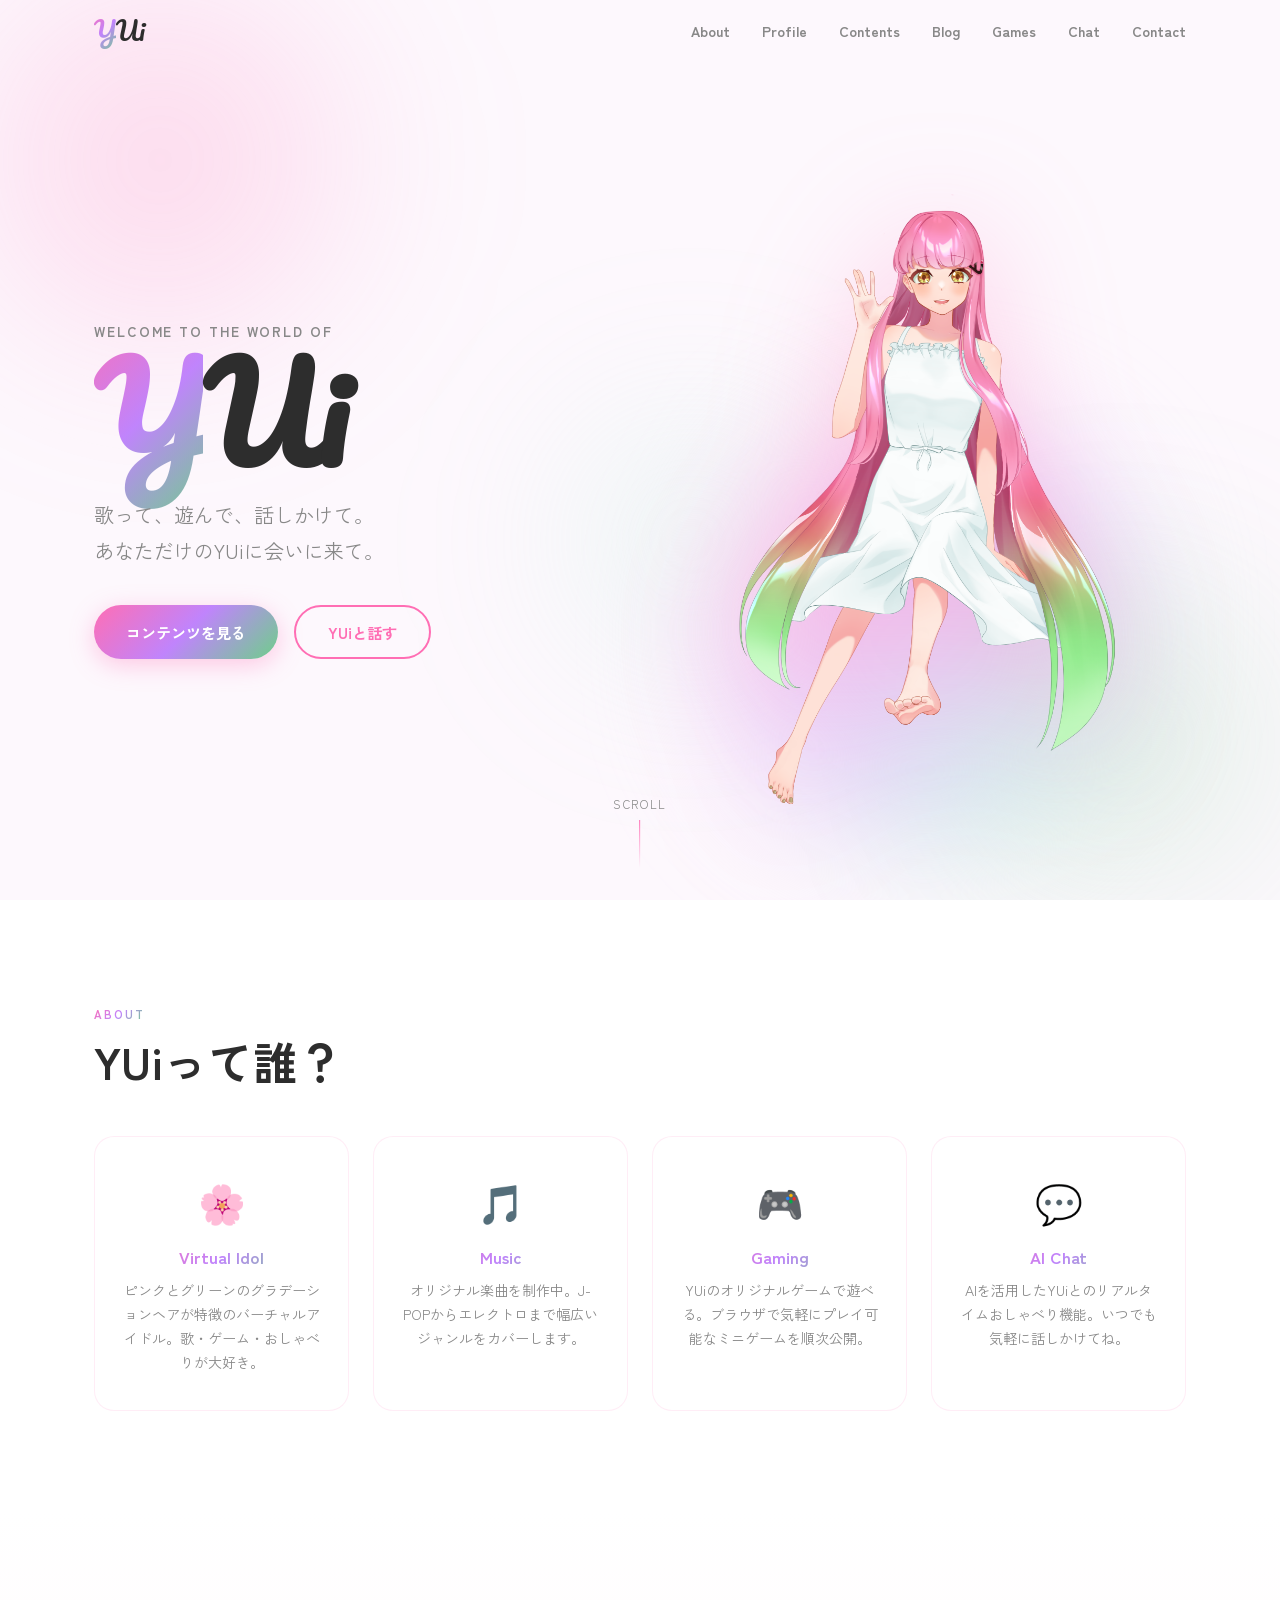
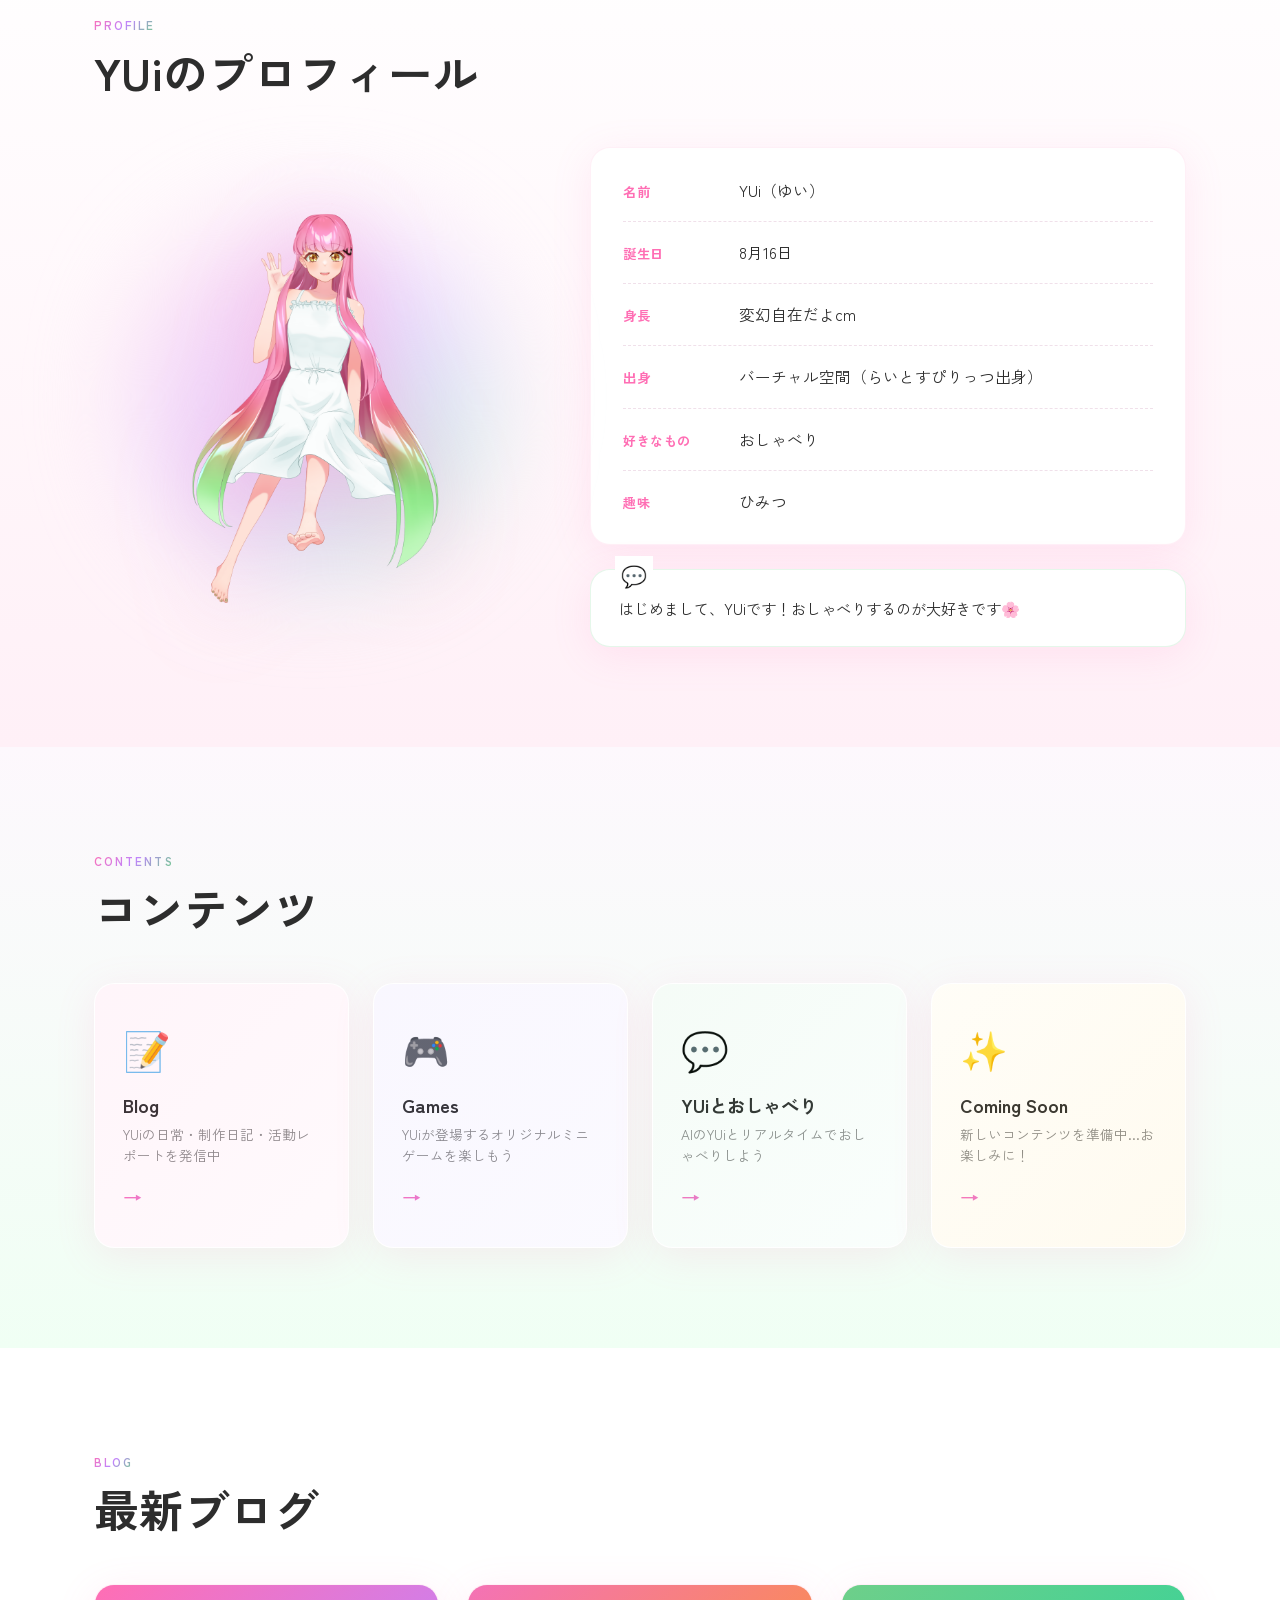
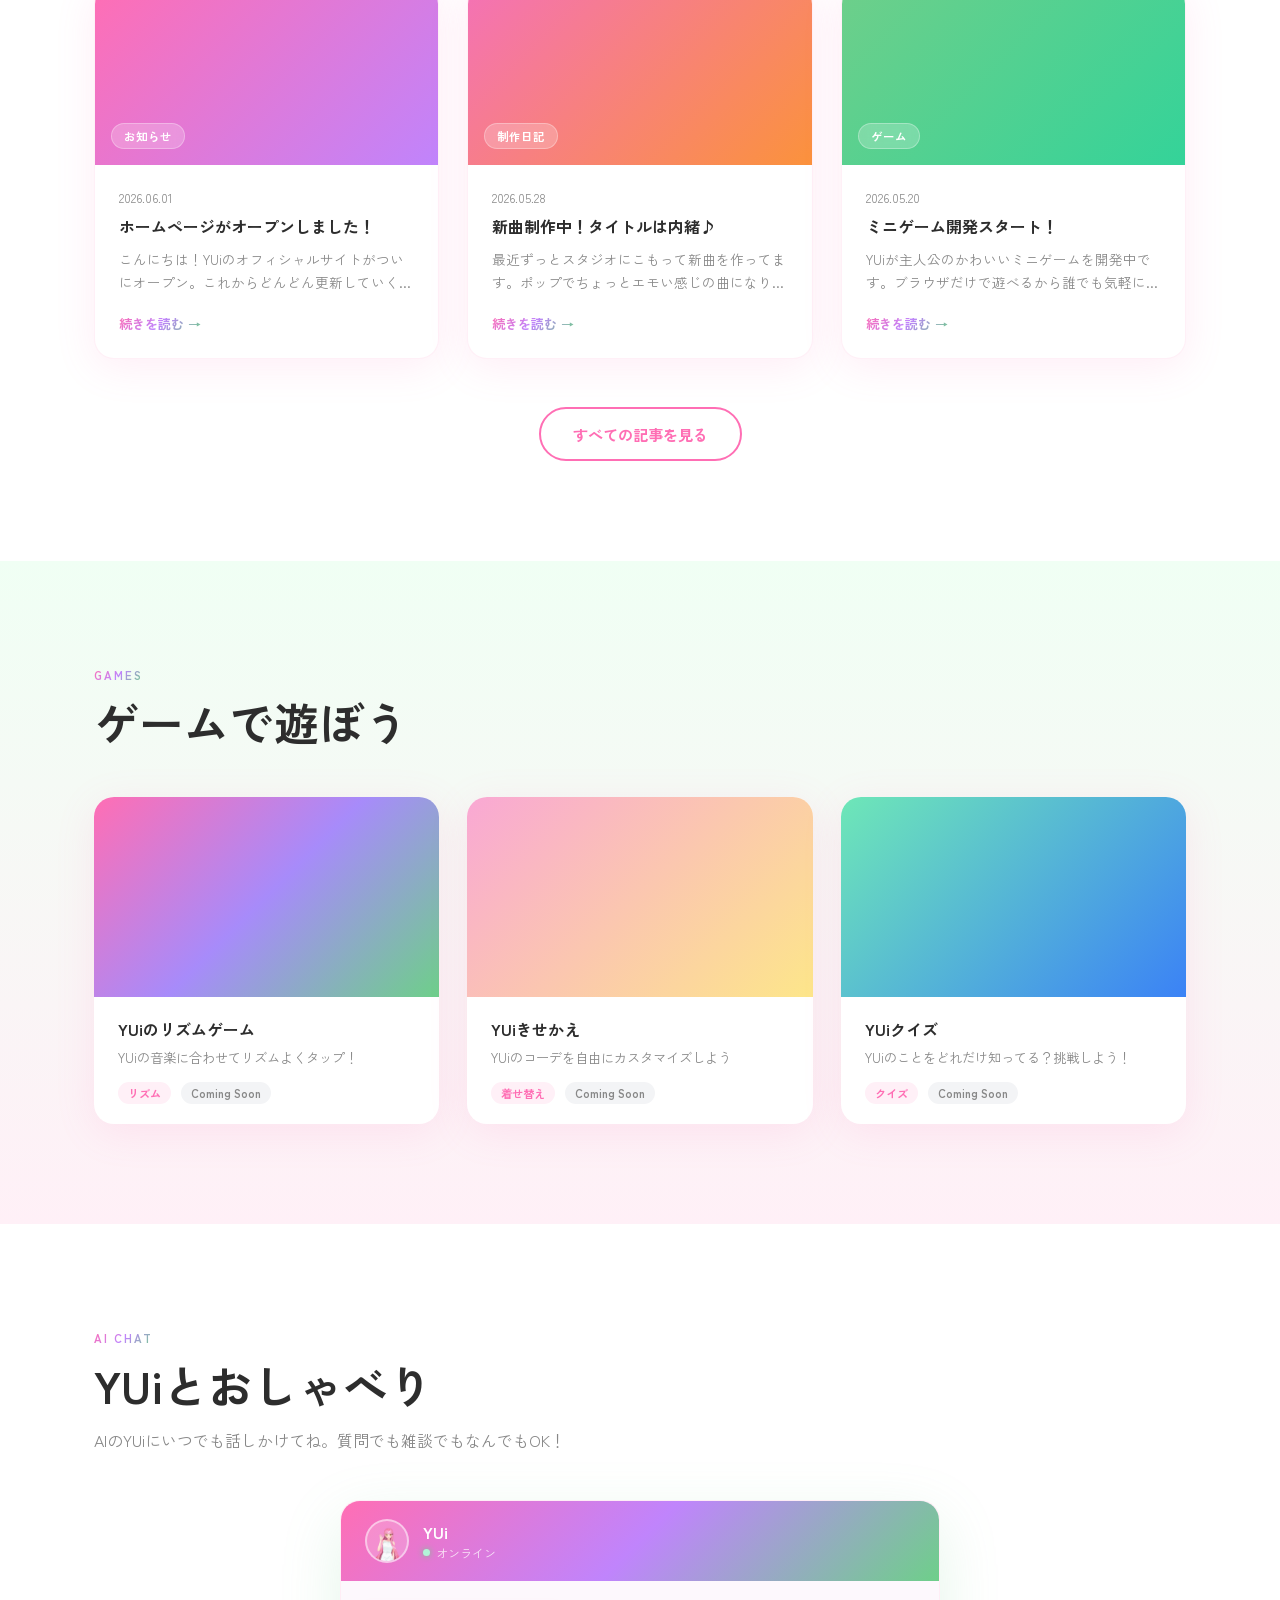
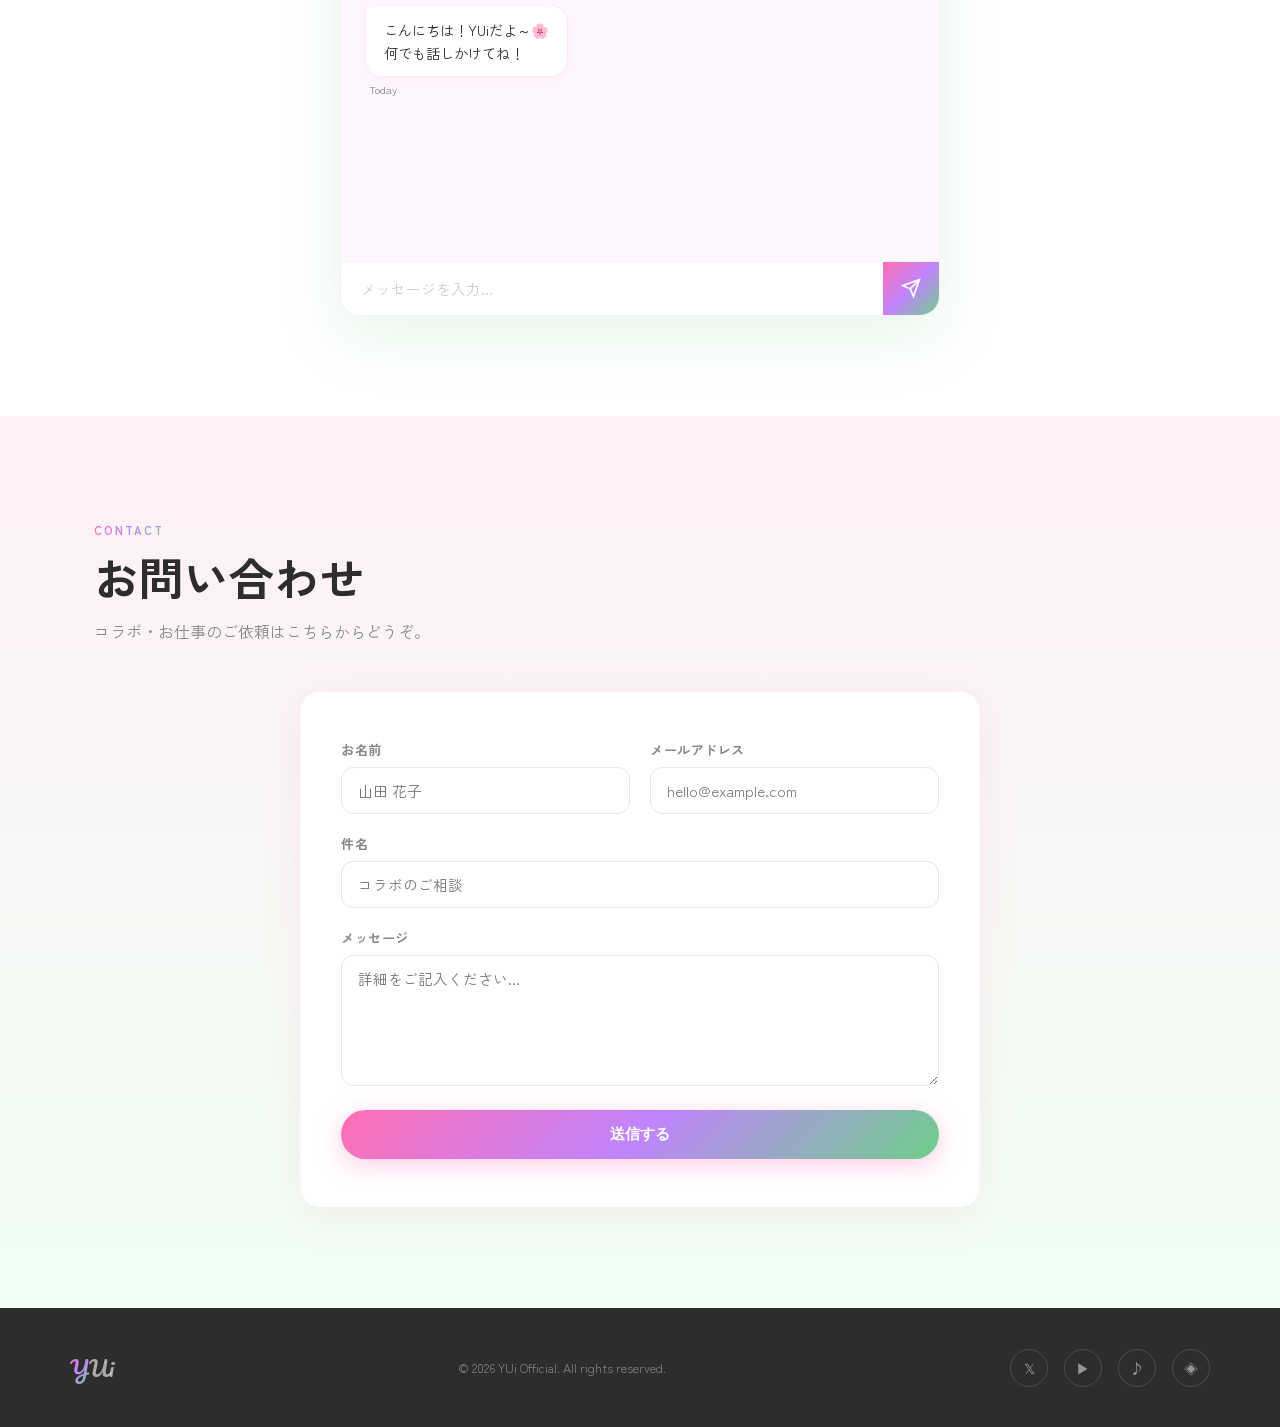
<file: index.html>
<!DOCTYPE html>
<html lang="ja">
<head>
  <meta charset="UTF-8" />
  <meta name="viewport" content="width=device-width, initial-scale=1.0" />
  <title>YUi — Official</title>
  <link rel="preconnect" href="https://fonts.googleapis.com" />
  <link rel="preconnect" href="https://fonts.gstatic.com" crossorigin />
  <link href="https://fonts.googleapis.com/css2?family=Zen+Kaku+Gothic+New:wght@300;400;700&family=Pacifico&family=Nunito:wght@300;400;600;700&display=swap" rel="stylesheet" />
  <link rel="stylesheet" href="assets/css/style.css" />
</head>
<body>

  <!-- ========== HEADER / NAV ========== -->
  <header class="site-header" id="site-header">
    <div class="header-inner">
      <a href="index.html" class="logo">
        <span class="logo-y">Y</span><span class="logo-ui">Ui</span>
      </a>
      <nav class="nav-links">
        <a href="#about">About</a>
        <a href="#profile">Profile</a>
        <a href="#contents">Contents</a>
        <a href="pages/blog.html">Blog</a>
        <a href="#games">Games</a>
        <a href="#chat">Chat</a>
        <a href="#contact">Contact</a>
      </nav>
      <button class="hamburger" id="hamburger" aria-label="menu">
        <span></span><span></span><span></span>
      </button>
    </div>
    <nav class="mobile-nav" id="mobile-nav">
      <a href="#about">About</a>
      <a href="#profile">Profile</a>
      <a href="#contents">Contents</a>
      <a href="pages/blog.html">Blog</a>
      <a href="#games">Games</a>
      <a href="#chat">Chat</a>
      <a href="#contact">Contact</a>
    </nav>
  </header>

  <!-- ========== HERO ========== -->
  <section class="hero" id="top">
    <div class="hero-bg">
      <div class="blob blob-pink"></div>
      <div class="blob blob-green"></div>
      <div class="blob blob-mint"></div>
    </div>

    <div class="hero-content">
      <div class="hero-text">
        <p class="hero-sub">Welcome to the world of</p>
        <h1 class="hero-title">
          <span class="ht-y">Y</span><span class="ht-ui">Ui</span>
        </h1>
        <p class="hero-catch">歌って、遊んで、話しかけて。<br />あなただけのYUiに会いに来て。</p>
        <div class="hero-buttons">
          <a href="#contents" class="btn btn-primary">コンテンツを見る</a>
          <a href="#chat" class="btn btn-outline">YUiと話す</a>
        </div>
      </div>
      <div class="hero-chara">
        <div class="chara-glow"></div>
        <img src="assets/images/yui.png" alt="YUi" class="chara-img" id="charaImg" />
        <div class="chara-sparkles" id="sparkles"></div>
      </div>
    </div>

    <div class="scroll-hint">
      <span>scroll</span>
      <div class="scroll-line"></div>
    </div>
  </section>

  <!-- ========== ABOUT ========== -->
  <section class="about section" id="about">
    <div class="container">
      <div class="section-label">About</div>
      <h2 class="section-title">YUiって誰？</h2>
      <div class="about-grid">
        <div class="about-card card-fade">
          <div class="about-icon">🌸</div>
          <h3>Virtual Idol</h3>
          <p>ピンクとグリーンのグラデーションヘアが特徴のバーチャルアイドル。歌・ゲーム・おしゃべりが大好き。</p>
        </div>
        <div class="about-card card-fade">
          <div class="about-icon">🎵</div>
          <h3>Music</h3>
          <p>オリジナル楽曲を制作中。J-POPからエレクトロまで幅広いジャンルをカバーします。</p>
        </div>
        <div class="about-card card-fade">
          <div class="about-icon">🎮</div>
          <h3>Gaming</h3>
          <p>YUiのオリジナルゲームで遊べる。ブラウザで気軽にプレイ可能なミニゲームを順次公開。</p>
        </div>
        <div class="about-card card-fade">
          <div class="about-icon">💬</div>
          <h3>AI Chat</h3>
          <p>AIを活用したYUiとのリアルタイムおしゃべり機能。いつでも気軽に話しかけてね。</p>
        </div>
      </div>
    </div>
  </section>

  <!-- ========== PROFILE ==========
       ※プロフィールの中身は assets/data/profile.txt から自動で読み込まれます。
         内容を変えたいときは、そのファイルだけを書き換えてください。
         （このHTMLはさわらなくて大丈夫です）
  -->
  <section class="profile section" id="profile">
    <div class="container">
      <div class="section-label">Profile</div>
      <h2 class="section-title">YUiのプロフィール</h2>

      <div class="profile-wrap">

        <!-- 左側：写真 -->
        <div class="profile-photo">
          <div class="profile-photo-glow"></div>
          <img src="assets/images/yui.png" alt="YUi" />
        </div>

        <!-- 右側：プロフィール項目（profile.txt から自動表示） -->
        <div class="profile-info">
          <dl class="profile-table" id="profileTable"></dl>
          <p class="profile-message" id="profileMessage"></p>
        </div>

      </div>
    </div>
  </section>

  <!-- ========== CONTENTS ========== -->
  <section class="contents section" id="contents">
    <div class="container">
      <div class="section-label">Contents</div>
      <h2 class="section-title">コンテンツ</h2>
      <div class="contents-grid">

        <!-- Blog -->
        <a href="#blog" class="content-card cc-blog card-fade">
          <div class="cc-bg"></div>
          <div class="cc-icon">📝</div>
          <div class="cc-body">
            <h3>Blog</h3>
            <p>YUiの日常・制作日記・活動レポートを発信中</p>
          </div>
          <div class="cc-arrow">→</div>
        </a>

        <!-- Games -->
        <a href="#games" class="content-card cc-games card-fade">
          <div class="cc-bg"></div>
          <div class="cc-icon">🎮</div>
          <div class="cc-body">
            <h3>Games</h3>
            <p>YUiが登場するオリジナルミニゲームを楽しもう</p>
          </div>
          <div class="cc-arrow">→</div>
        </a>

        <!-- Chat -->
        <a href="#chat" class="content-card cc-chat card-fade">
          <div class="cc-bg"></div>
          <div class="cc-icon">💬</div>
          <div class="cc-body">
            <h3>YUiとおしゃべり</h3>
            <p>AIのYUiとリアルタイムでおしゃべりしよう</p>
          </div>
          <div class="cc-arrow">→</div>
        </a>

        <!-- Coming Soon placeholder -->
        <div class="content-card cc-soon card-fade">
          <div class="cc-bg"></div>
          <div class="cc-icon">✨</div>
          <div class="cc-body">
            <h3>Coming Soon</h3>
            <p>新しいコンテンツを準備中…お楽しみに！</p>
          </div>
          <div class="cc-arrow">→</div>
        </div>

      </div>
    </div>
  </section>

  <!-- ========== BLOG ========== -->
  <section class="blog section" id="blog">
    <div class="container">
      <div class="section-label">Blog</div>
      <h2 class="section-title">最新ブログ</h2>
      <div class="blog-grid">

        <article class="blog-card card-fade">
          <div class="blog-thumb blog-thumb-1">
            <span class="blog-tag">お知らせ</span>
          </div>
          <div class="blog-body">
            <time>2026.06.01</time>
            <h3>ホームページがオープンしました！</h3>
            <p>こんにちは！YUiのオフィシャルサイトがついにオープン。これからどんどん更新していくのでよろしくね♪</p>
            <a href="pages/blog-post-1.html" class="read-more">続きを読む →</a>
          </div>
        </article>

        <article class="blog-card card-fade">
          <div class="blog-thumb blog-thumb-2">
            <span class="blog-tag">制作日記</span>
          </div>
          <div class="blog-body">
            <time>2026.05.28</time>
            <h3>新曲制作中！タイトルは内緒♪</h3>
            <p>最近ずっとスタジオにこもって新曲を作ってます。ポップでちょっとエモい感じの曲になりそう！</p>
            <a href="pages/blog-post-2.html" class="read-more">続きを読む →</a>
          </div>
        </article>

        <article class="blog-card card-fade">
          <div class="blog-thumb blog-thumb-3">
            <span class="blog-tag">ゲーム</span>
          </div>
          <div class="blog-body">
            <time>2026.05.20</time>
            <h3>ミニゲーム開発スタート！</h3>
            <p>YUiが主人公のかわいいミニゲームを開発中です。ブラウザだけで遊べるから誰でも気軽にプレイできるよ。</p>
            <a href="pages/blog-post-3.html" class="read-more">続きを読む →</a>
          </div>
        </article>

      </div>
      <div class="section-more">
        <a href="#" class="btn btn-outline">すべての記事を見る</a>
      </div>
    </div>
  </section>

  <!-- ========== GAMES ========== -->
  <section class="games section" id="games">
    <div class="container">
      <div class="section-label">Games</div>
      <h2 class="section-title">ゲームで遊ぼう</h2>
      <div class="games-grid">

        <div class="game-card card-fade">
          <div class="game-thumb gt-1">
            <div class="game-thumb-overlay">
              <span class="play-btn">▶ Play</span>
            </div>
          </div>
          <div class="game-info">
            <h3>YUiのリズムゲーム</h3>
            <p>YUiの音楽に合わせてリズムよくタップ！</p>
            <span class="game-tag">リズム</span>
            <span class="game-tag coming">Coming Soon</span>
          </div>
        </div>

        <div class="game-card card-fade">
          <div class="game-thumb gt-2">
            <div class="game-thumb-overlay">
              <span class="play-btn">▶ Play</span>
            </div>
          </div>
          <div class="game-info">
            <h3>YUiきせかえ</h3>
            <p>YUiのコーデを自由にカスタマイズしよう</p>
            <span class="game-tag">着せ替え</span>
            <span class="game-tag coming">Coming Soon</span>
          </div>
        </div>

        <div class="game-card card-fade">
          <div class="game-thumb gt-3">
            <div class="game-thumb-overlay">
              <span class="play-btn">▶ Play</span>
            </div>
          </div>
          <div class="game-info">
            <h3>YUiクイズ</h3>
            <p>YUiのことをどれだけ知ってる？挑戦しよう！</p>
            <span class="game-tag">クイズ</span>
            <span class="game-tag coming">Coming Soon</span>
          </div>
        </div>

      </div>
    </div>
  </section>

  <!-- ========== CHAT ========== -->
  <section class="chat-section section" id="chat">
    <div class="container">
      <div class="section-label">AI Chat</div>
      <h2 class="section-title">YUiとおしゃべり</h2>
      <p class="section-desc">AIのYUiにいつでも話しかけてね。質問でも雑談でもなんでもOK！</p>

      <div class="chat-widget card-fade">
        <div class="chat-header">
          <div class="chat-avatar">
            <img src="assets/images/yui.png" alt="YUi" />
          </div>
          <div class="chat-header-info">
            <span class="chat-name">YUi</span>
            <span class="chat-status"><span class="status-dot"></span> オンライン</span>
          </div>
        </div>

        <div class="chat-messages" id="chatMessages">
          <div class="msg msg-yui">
            <div class="msg-bubble">
              こんにちは！YUiだよ～🌸<br />何でも話しかけてね！
            </div>
            <time>Today</time>
          </div>
        </div>

        <div class="chat-input-area">
          <input type="text" id="chatInput" placeholder="メッセージを入力…" autocomplete="off" />
          <button id="chatSend" class="chat-send-btn" aria-label="送信">
            <svg viewBox="0 0 24 24" fill="none" stroke="currentColor" stroke-width="2">
              <line x1="22" y1="2" x2="11" y2="13"></line>
              <polygon points="22 2 15 22 11 13 2 9 22 2"></polygon>
            </svg>
          </button>
        </div>
      </div>
    </div>
  </section>

  <!-- ========== CONTACT ========== -->
  <section class="contact section" id="contact">
    <div class="container">
      <div class="section-label">Contact</div>
      <h2 class="section-title">お問い合わせ</h2>
      <p class="section-desc">コラボ・お仕事のご依頼はこちらからどうぞ。</p>

      <form class="contact-form card-fade" id="contactForm">
        <div class="form-row">
          <div class="form-group">
            <label for="cName">お名前</label>
            <input type="text" id="cName" placeholder="山田 花子" required />
          </div>
          <div class="form-group">
            <label for="cEmail">メールアドレス</label>
            <input type="email" id="cEmail" placeholder="hello@example.com" required />
          </div>
        </div>
        <div class="form-group">
          <label for="cSubject">件名</label>
          <input type="text" id="cSubject" placeholder="コラボのご相談" required />
        </div>
        <div class="form-group">
          <label for="cMessage">メッセージ</label>
          <textarea id="cMessage" rows="5" placeholder="詳細をご記入ください…" required></textarea>
        </div>
        <button type="submit" class="btn btn-primary">送信する</button>
      </form>
    </div>
  </section>

  <!-- ========== FOOTER ========== -->
  <footer class="site-footer">
    <div class="footer-inner">
      <div class="footer-logo">
        <span class="logo-y">Y</span><span class="logo-ui">Ui</span>
      </div>
      <p class="footer-copy">© 2026 YUi Official. All rights reserved.</p>
      <div class="footer-socials">
        <a href="#" aria-label="Twitter/X">𝕏</a>
        <a href="#" aria-label="YouTube">▶</a>
        <a href="#" aria-label="TikTok">♪</a>
        <a href="#" aria-label="Instagram">◈</a>
      </div>
    </div>
  </footer>

  <script src="assets/js/main.js"></script>
</body>
</html>
</file>
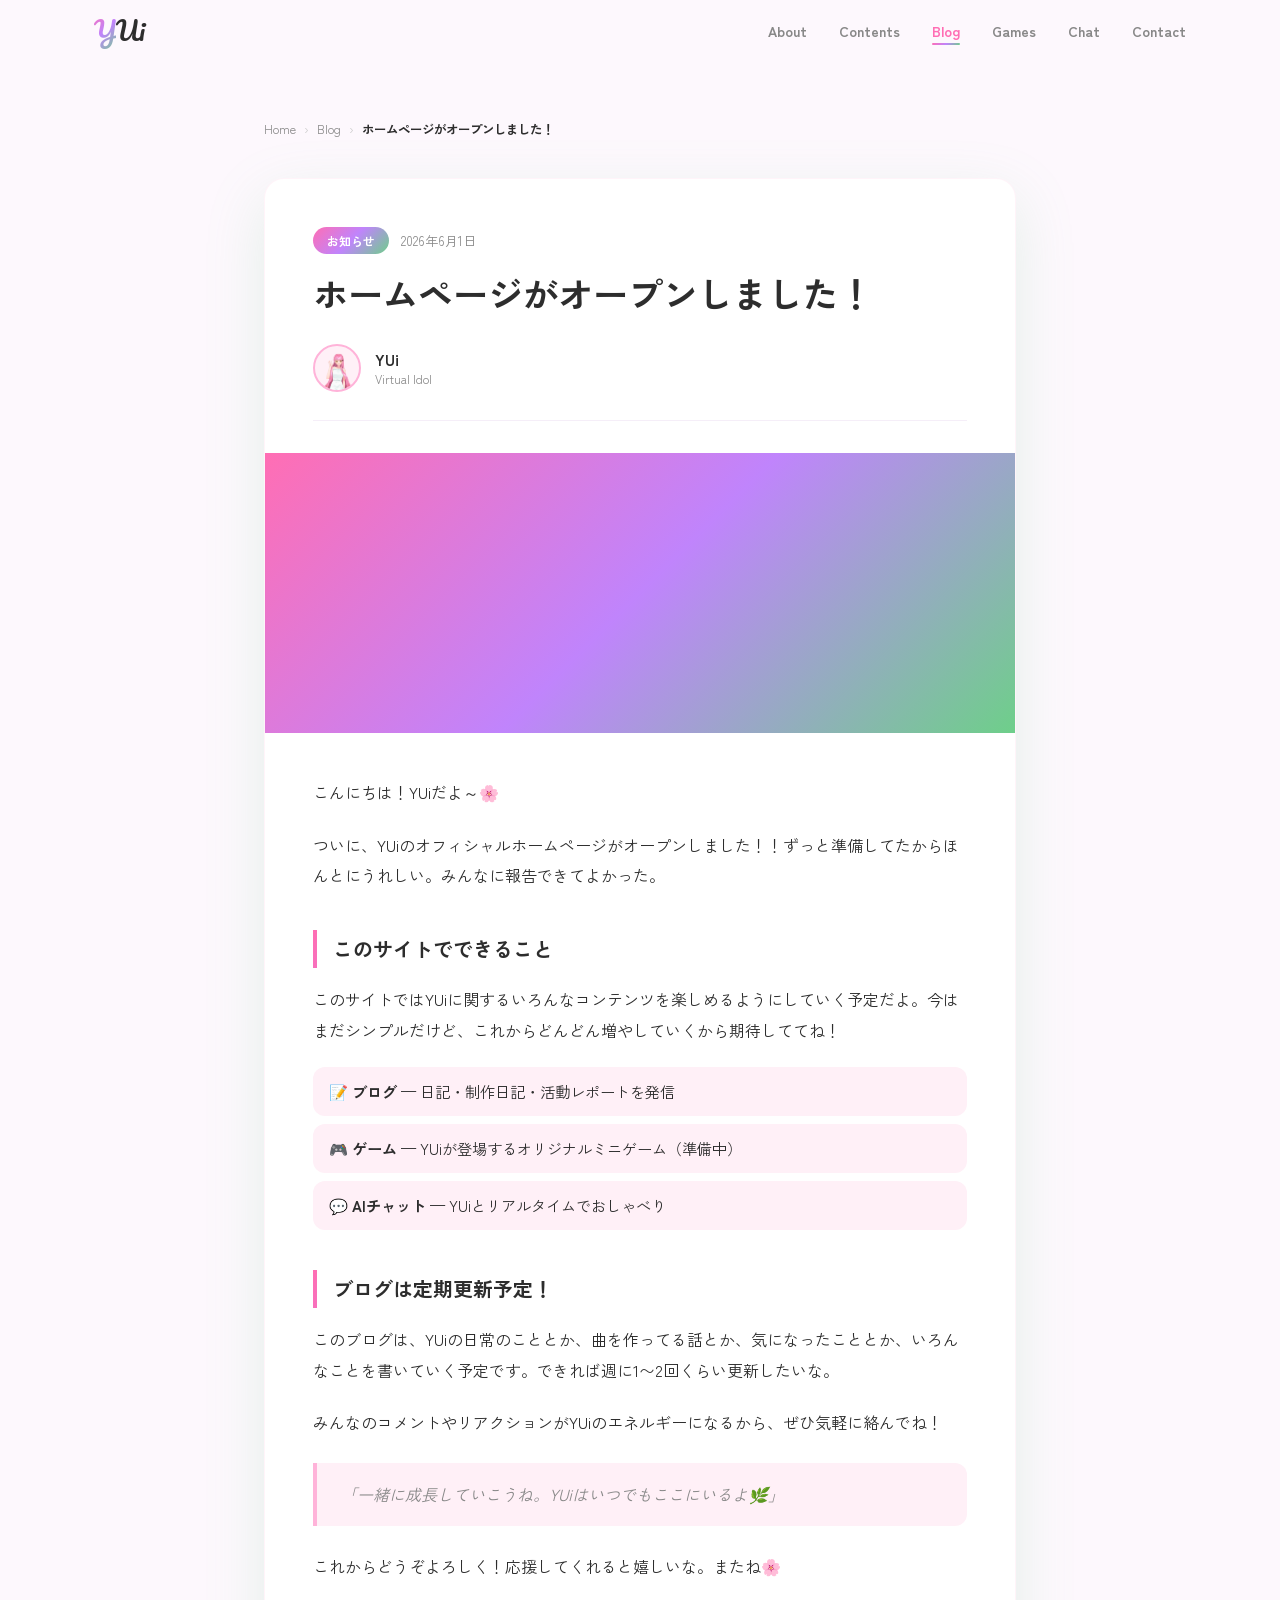
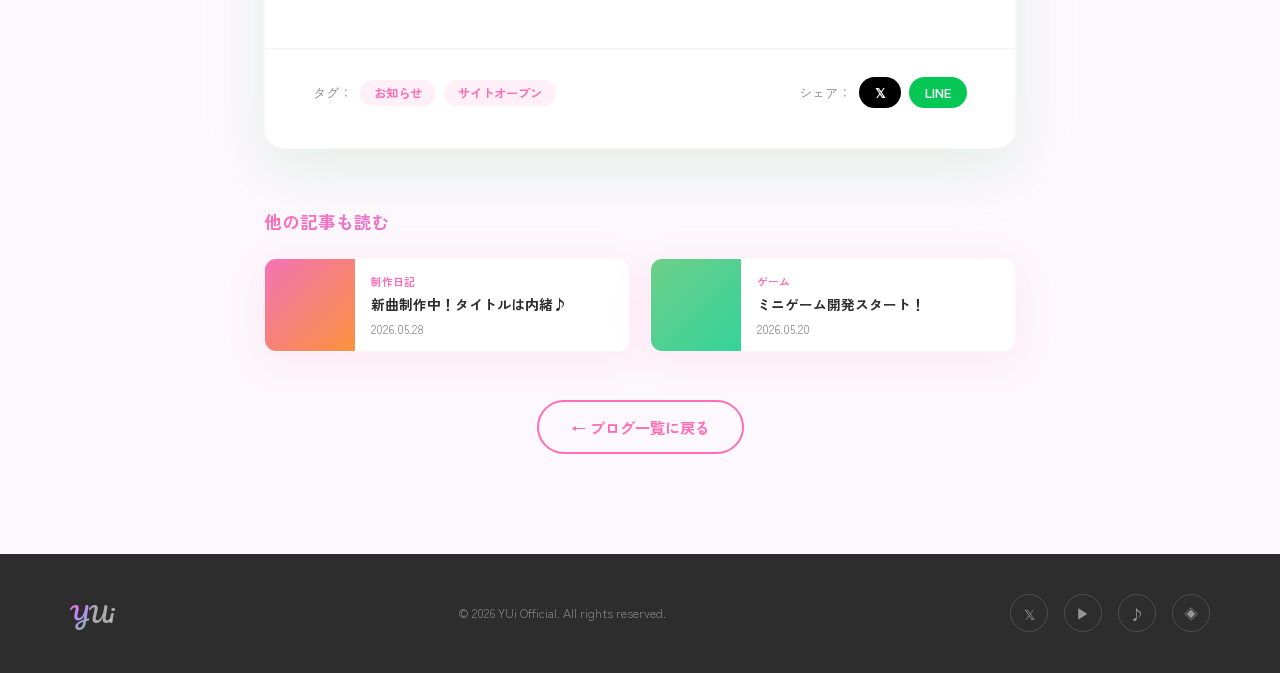
<file: pages/blog-post-1.html>
<!DOCTYPE html>
<html lang="ja">
<head>
  <meta charset="UTF-8" />
  <meta name="viewport" content="width=device-width, initial-scale=1.0" />
  <title>ホームページがオープンしました！ — YUi Blog</title>
  <link rel="preconnect" href="https://fonts.googleapis.com" />
  <link rel="preconnect" href="https://fonts.gstatic.com" crossorigin />
  <link href="https://fonts.googleapis.com/css2?family=Zen+Kaku+Gothic+New:wght@300;400;700&family=Pacifico&family=Nunito:wght@300;400;600;700&display=swap" rel="stylesheet" />
  <link rel="stylesheet" href="../assets/css/style.css" />
  <link rel="stylesheet" href="../assets/css/blog.css" />
</head>
<body>

  <header class="site-header scrolled" id="site-header">
    <div class="header-inner">
      <a href="../index.html" class="logo">
        <span class="logo-y">Y</span><span class="logo-ui">Ui</span>
      </a>
      <nav class="nav-links">
        <a href="../index.html#about">About</a>
        <a href="../index.html#contents">Contents</a>
        <a href="blog.html" class="nav-active">Blog</a>
        <a href="../index.html#games">Games</a>
        <a href="../index.html#chat">Chat</a>
        <a href="../index.html#contact">Contact</a>
      </nav>
      <button class="hamburger" id="hamburger" aria-label="menu">
        <span></span><span></span><span></span>
      </button>
    </div>
    <nav class="mobile-nav" id="mobile-nav">
      <a href="../index.html">Home</a>
      <a href="blog.html">Blog</a>
    </nav>
  </header>

  <main class="post-page">
    <div class="container post-container">

      <!-- BREADCRUMB -->
      <nav class="breadcrumb">
        <a href="../index.html">Home</a>
        <span>›</span>
        <a href="blog.html">Blog</a>
        <span>›</span>
        <span>ホームページがオープンしました！</span>
      </nav>

      <article class="post-article card-fade">

        <!-- POST HEADER -->
        <header class="post-header">
          <div class="post-meta">
            <span class="post-tag-badge">お知らせ</span>
            <time>2026年6月1日</time>
          </div>
          <h1 class="post-title">ホームページがオープンしました！</h1>
          <div class="post-author">
            <img src="../assets/images/yui.png" alt="YUi" class="post-author-img" />
            <div>
              <span class="post-author-name">YUi</span>
              <span class="post-author-role">Virtual Idol</span>
            </div>
          </div>
        </header>

        <!-- POST THUMB -->
        <div class="post-thumb post-thumb-news"></div>

        <!-- POST BODY -->
        <div class="post-body">
          <p>こんにちは！YUiだよ～🌸</p>
          <p>ついに、YUiのオフィシャルホームページがオープンしました！！ずっと準備してたからほんとにうれしい。みんなに報告できてよかった。</p>

          <h2>このサイトでできること</h2>
          <p>このサイトではYUiに関するいろんなコンテンツを楽しめるようにしていく予定だよ。今はまだシンプルだけど、これからどんどん増やしていくから期待しててね！</p>

          <ul>
            <li>📝 <strong>ブログ</strong> — 日記・制作日記・活動レポートを発信</li>
            <li>🎮 <strong>ゲーム</strong> — YUiが登場するオリジナルミニゲーム（準備中）</li>
            <li>💬 <strong>AIチャット</strong> — YUiとリアルタイムでおしゃべり</li>
          </ul>

          <h2>ブログは定期更新予定！</h2>
          <p>このブログは、YUiの日常のこととか、曲を作ってる話とか、気になったこととか、いろんなことを書いていく予定です。できれば週に1〜2回くらい更新したいな。</p>
          <p>みんなのコメントやリアクションがYUiのエネルギーになるから、ぜひ気軽に絡んでね！</p>

          <blockquote>
            「一緒に成長していこうね。YUiはいつでもここにいるよ🌿」
          </blockquote>

          <p>これからどうぞよろしく！応援してくれると嬉しいな。またね🌸</p>
        </div>

        <!-- POST FOOTER -->
        <footer class="post-footer">
          <div class="post-tags">
            <span>タグ：</span>
            <a href="#" class="post-tag">お知らせ</a>
            <a href="#" class="post-tag">サイトオープン</a>
          </div>
          <div class="post-share">
            <span>シェア：</span>
            <a href="#" class="share-btn share-x">𝕏</a>
            <a href="#" class="share-btn share-line">LINE</a>
          </div>
        </footer>

      </article>

      <!-- RELATED POSTS -->
      <section class="related-posts">
        <h2 class="related-title">他の記事も読む</h2>
        <div class="related-grid">
          <a href="blog-post-2.html" class="related-card card-fade">
            <div class="rc-thumb rc-music"></div>
            <div class="rc-body">
              <span class="rc-tag">制作日記</span>
              <h3>新曲制作中！タイトルは内緒♪</h3>
              <time>2026.05.28</time>
            </div>
          </a>
          <a href="blog-post-3.html" class="related-card card-fade">
            <div class="rc-thumb rc-game"></div>
            <div class="rc-body">
              <span class="rc-tag">ゲーム</span>
              <h3>ミニゲーム開発スタート！</h3>
              <time>2026.05.20</time>
            </div>
          </a>
        </div>
      </section>

      <!-- BACK -->
      <div class="post-back">
        <a href="blog.html" class="btn btn-outline">← ブログ一覧に戻る</a>
      </div>

    </div>
  </main>

  <footer class="site-footer">
    <div class="footer-inner">
      <div class="footer-logo"><span class="logo-y">Y</span><span class="logo-ui">Ui</span></div>
      <p class="footer-copy">© 2026 YUi Official. All rights reserved.</p>
      <div class="footer-socials">
        <a href="#">𝕏</a><a href="#">▶</a><a href="#">♪</a><a href="#">◈</a>
      </div>
    </div>
  </footer>

  <script src="../assets/js/main.js"></script>
</body>
</html>
</file>
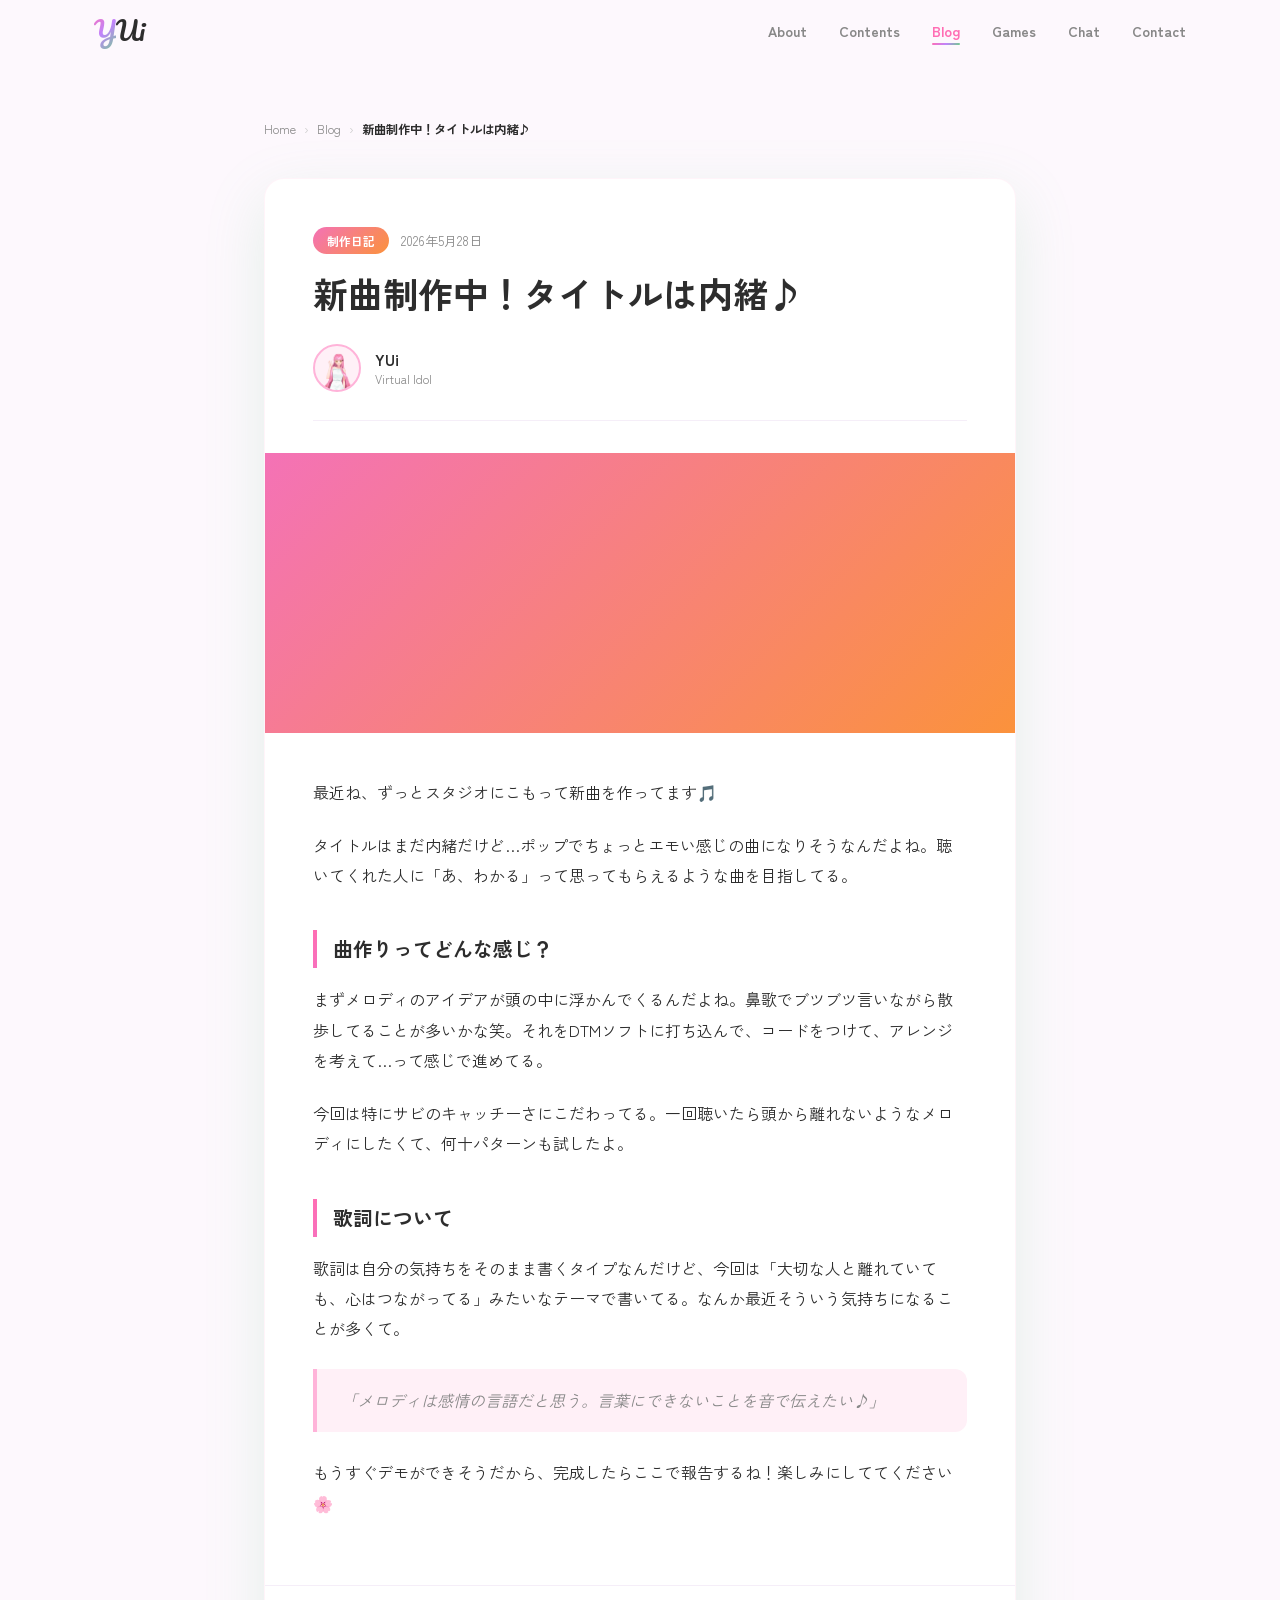
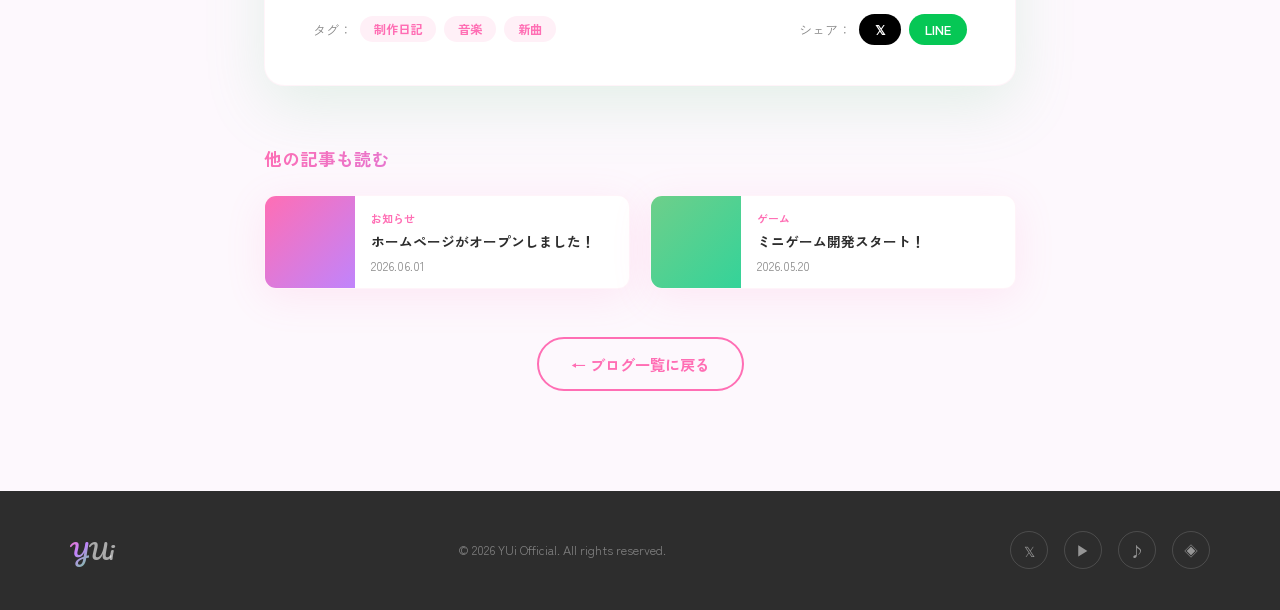
<file: pages/blog-post-2.html>
<!DOCTYPE html>
<html lang="ja">
<head>
  <meta charset="UTF-8" />
  <meta name="viewport" content="width=device-width, initial-scale=1.0" />
  <title>新曲制作中！タイトルは内緒♪ — YUi Blog</title>
  <link rel="preconnect" href="https://fonts.googleapis.com" />
  <link rel="preconnect" href="https://fonts.gstatic.com" crossorigin />
  <link href="https://fonts.googleapis.com/css2?family=Zen+Kaku+Gothic+New:wght@300;400;700&family=Pacifico&family=Nunito:wght@300;400;600;700&display=swap" rel="stylesheet" />
  <link rel="stylesheet" href="../assets/css/style.css" />
  <link rel="stylesheet" href="../assets/css/blog.css" />
</head>
<body>

  <header class="site-header scrolled" id="site-header">
    <div class="header-inner">
      <a href="../index.html" class="logo">
        <span class="logo-y">Y</span><span class="logo-ui">Ui</span>
      </a>
      <nav class="nav-links">
        <a href="../index.html#about">About</a>
        <a href="../index.html#contents">Contents</a>
        <a href="blog.html" class="nav-active">Blog</a>
        <a href="../index.html#games">Games</a>
        <a href="../index.html#chat">Chat</a>
        <a href="../index.html#contact">Contact</a>
      </nav>
      <button class="hamburger" id="hamburger" aria-label="menu">
        <span></span><span></span><span></span>
      </button>
    </div>
    <nav class="mobile-nav" id="mobile-nav">
      <a href="../index.html">Home</a>
      <a href="blog.html">Blog</a>
    </nav>
  </header>

  <main class="post-page">
    <div class="container post-container">

      <nav class="breadcrumb">
        <a href="../index.html">Home</a>
        <span>›</span>
        <a href="blog.html">Blog</a>
        <span>›</span>
        <span>新曲制作中！タイトルは内緒♪</span>
      </nav>

      <article class="post-article card-fade">

        <header class="post-header">
          <div class="post-meta">
            <span class="post-tag-badge tag-music">制作日記</span>
            <time>2026年5月28日</time>
          </div>
          <h1 class="post-title">新曲制作中！タイトルは内緒♪</h1>
          <div class="post-author">
            <img src="../assets/images/yui.png" alt="YUi" class="post-author-img" />
            <div>
              <span class="post-author-name">YUi</span>
              <span class="post-author-role">Virtual Idol</span>
            </div>
          </div>
        </header>

        <div class="post-thumb post-thumb-music"></div>

        <div class="post-body">
          <p>最近ね、ずっとスタジオにこもって新曲を作ってます🎵</p>
          <p>タイトルはまだ内緒だけど…ポップでちょっとエモい感じの曲になりそうなんだよね。聴いてくれた人に「あ、わかる」って思ってもらえるような曲を目指してる。</p>

          <h2>曲作りってどんな感じ？</h2>
          <p>まずメロディのアイデアが頭の中に浮かんでくるんだよね。鼻歌でブツブツ言いながら散歩してることが多いかな笑。それをDTMソフトに打ち込んで、コードをつけて、アレンジを考えて…って感じで進めてる。</p>
          <p>今回は特にサビのキャッチーさにこだわってる。一回聴いたら頭から離れないようなメロディにしたくて、何十パターンも試したよ。</p>

          <h2>歌詞について</h2>
          <p>歌詞は自分の気持ちをそのまま書くタイプなんだけど、今回は「大切な人と離れていても、心はつながってる」みたいなテーマで書いてる。なんか最近そういう気持ちになることが多くて。</p>

          <blockquote>
            「メロディは感情の言語だと思う。言葉にできないことを音で伝えたい♪」
          </blockquote>

          <p>もうすぐデモができそうだから、完成したらここで報告するね！楽しみにしててください🌸</p>
        </div>

        <footer class="post-footer">
          <div class="post-tags">
            <span>タグ：</span>
            <a href="#" class="post-tag">制作日記</a>
            <a href="#" class="post-tag">音楽</a>
            <a href="#" class="post-tag">新曲</a>
          </div>
          <div class="post-share">
            <span>シェア：</span>
            <a href="#" class="share-btn share-x">𝕏</a>
            <a href="#" class="share-btn share-line">LINE</a>
          </div>
        </footer>

      </article>

      <section class="related-posts">
        <h2 class="related-title">他の記事も読む</h2>
        <div class="related-grid">
          <a href="blog-post-1.html" class="related-card card-fade">
            <div class="rc-thumb rc-news"></div>
            <div class="rc-body">
              <span class="rc-tag">お知らせ</span>
              <h3>ホームページがオープンしました！</h3>
              <time>2026.06.01</time>
            </div>
          </a>
          <a href="blog-post-3.html" class="related-card card-fade">
            <div class="rc-thumb rc-game"></div>
            <div class="rc-body">
              <span class="rc-tag">ゲーム</span>
              <h3>ミニゲーム開発スタート！</h3>
              <time>2026.05.20</time>
            </div>
          </a>
        </div>
      </section>

      <div class="post-back">
        <a href="blog.html" class="btn btn-outline">← ブログ一覧に戻る</a>
      </div>

    </div>
  </main>

  <footer class="site-footer">
    <div class="footer-inner">
      <div class="footer-logo"><span class="logo-y">Y</span><span class="logo-ui">Ui</span></div>
      <p class="footer-copy">© 2026 YUi Official. All rights reserved.</p>
      <div class="footer-socials">
        <a href="#">𝕏</a><a href="#">▶</a><a href="#">♪</a><a href="#">◈</a>
      </div>
    </div>
  </footer>

  <script src="../assets/js/main.js"></script>
</body>
</html>
</file>
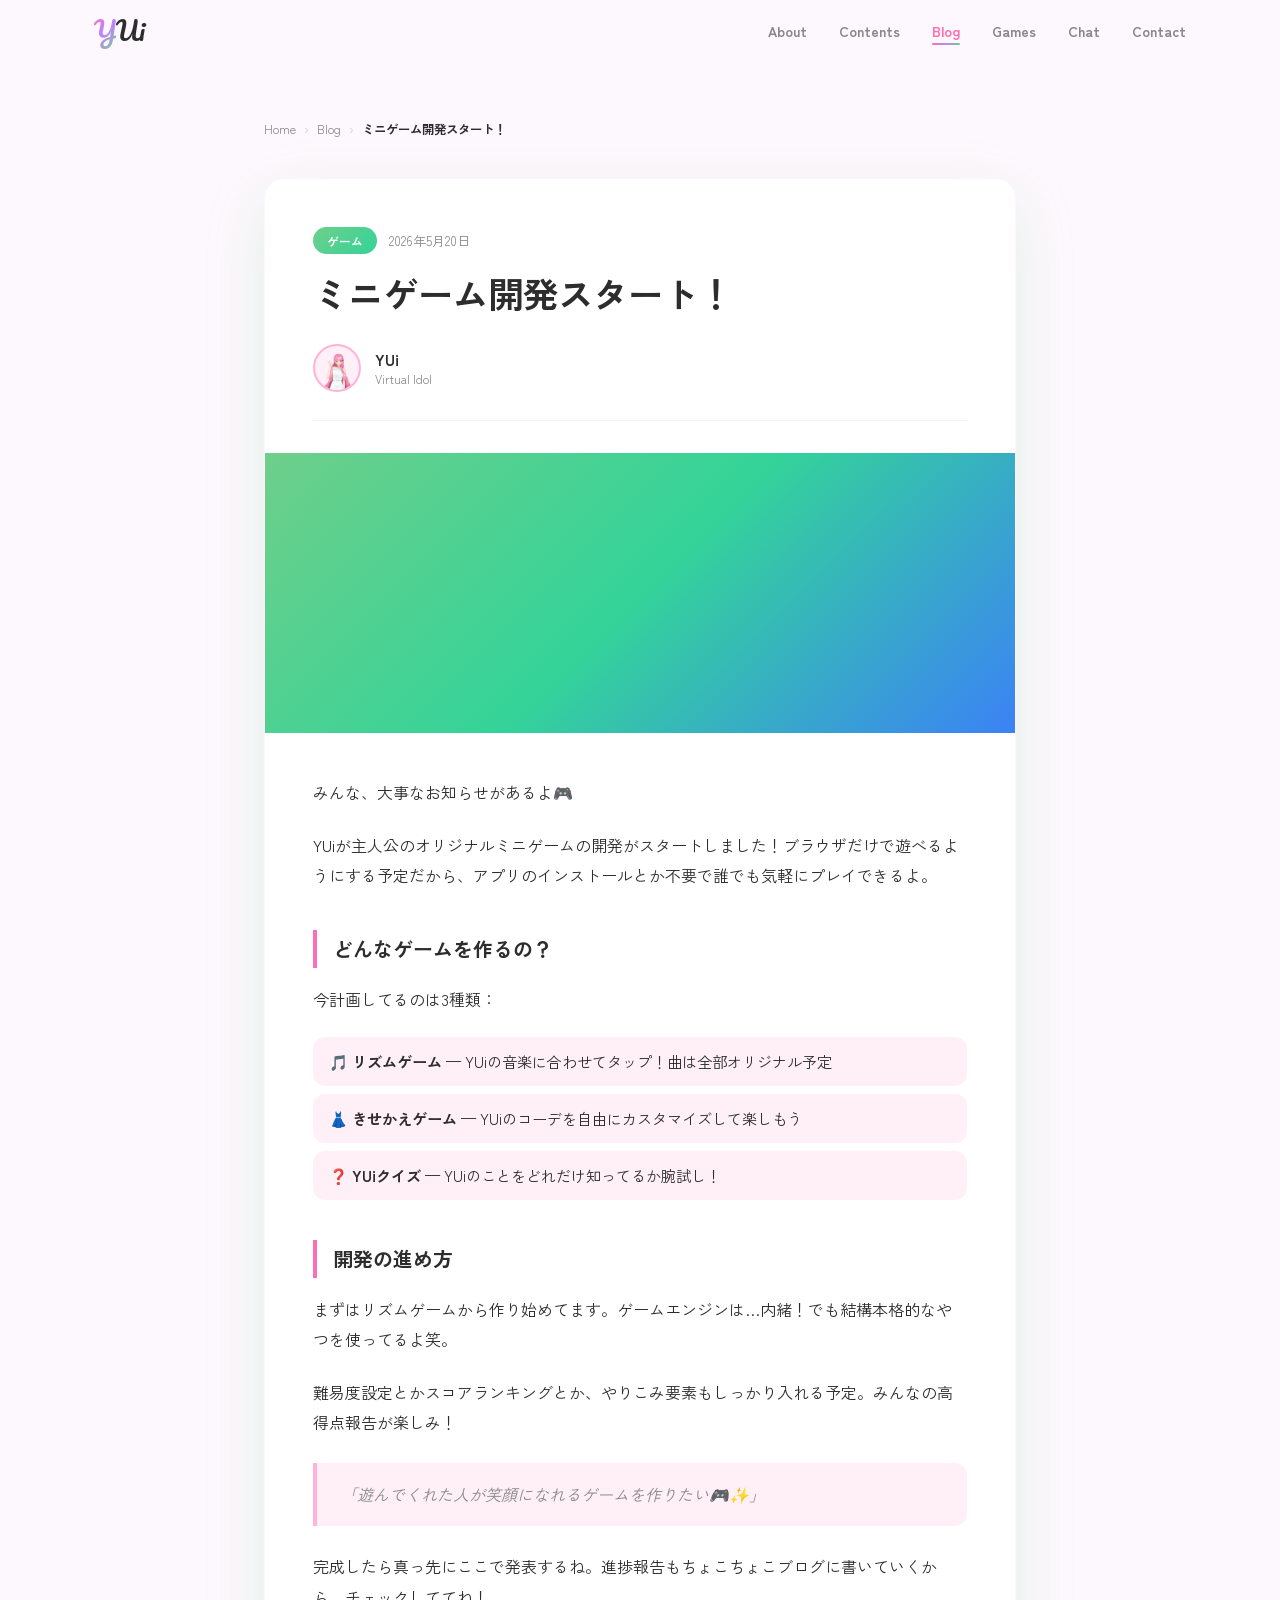
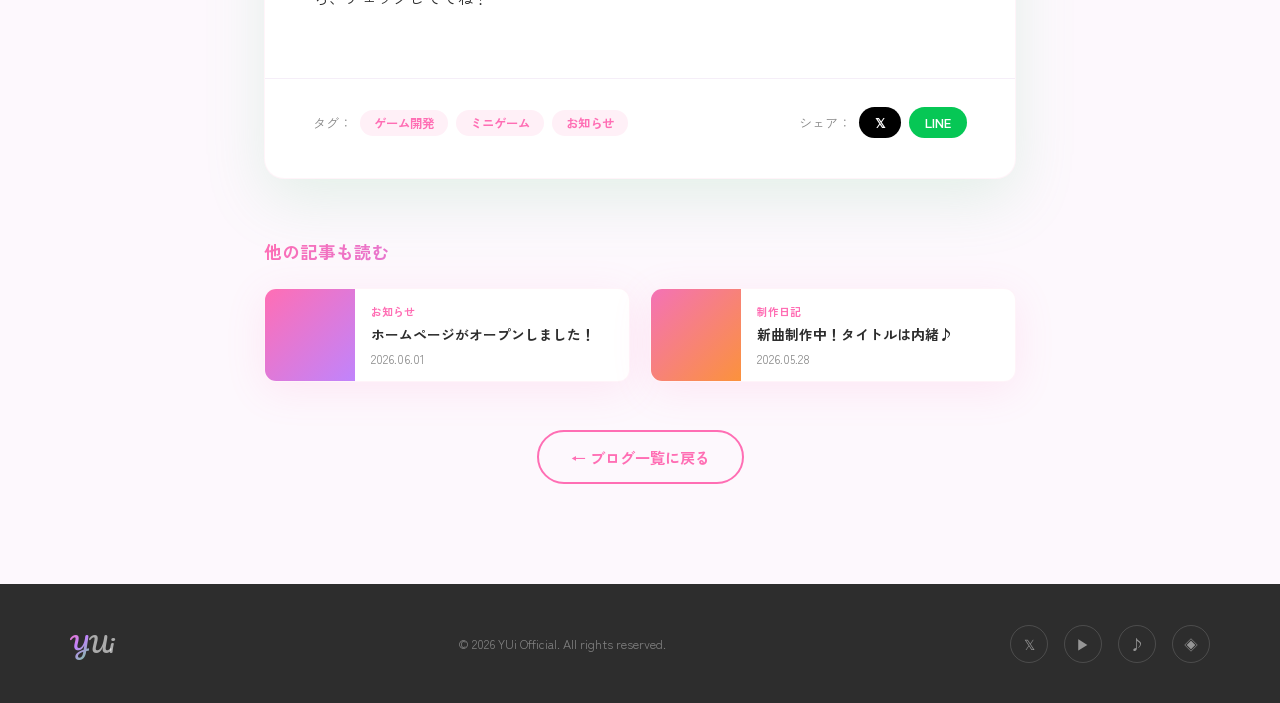
<file: pages/blog-post-3.html>
<!DOCTYPE html>
<html lang="ja">
<head>
  <meta charset="UTF-8" />
  <meta name="viewport" content="width=device-width, initial-scale=1.0" />
  <title>ミニゲーム開発スタート！ — YUi Blog</title>
  <link rel="preconnect" href="https://fonts.googleapis.com" />
  <link rel="preconnect" href="https://fonts.gstatic.com" crossorigin />
  <link href="https://fonts.googleapis.com/css2?family=Zen+Kaku+Gothic+New:wght@300;400;700&family=Pacifico&family=Nunito:wght@300;400;600;700&display=swap" rel="stylesheet" />
  <link rel="stylesheet" href="../assets/css/style.css" />
  <link rel="stylesheet" href="../assets/css/blog.css" />
</head>
<body>

  <header class="site-header scrolled" id="site-header">
    <div class="header-inner">
      <a href="../index.html" class="logo">
        <span class="logo-y">Y</span><span class="logo-ui">Ui</span>
      </a>
      <nav class="nav-links">
        <a href="../index.html#about">About</a>
        <a href="../index.html#contents">Contents</a>
        <a href="blog.html" class="nav-active">Blog</a>
        <a href="../index.html#games">Games</a>
        <a href="../index.html#chat">Chat</a>
        <a href="../index.html#contact">Contact</a>
      </nav>
      <button class="hamburger" id="hamburger" aria-label="menu">
        <span></span><span></span><span></span>
      </button>
    </div>
    <nav class="mobile-nav" id="mobile-nav">
      <a href="../index.html">Home</a>
      <a href="blog.html">Blog</a>
    </nav>
  </header>

  <main class="post-page">
    <div class="container post-container">

      <nav class="breadcrumb">
        <a href="../index.html">Home</a>
        <span>›</span>
        <a href="blog.html">Blog</a>
        <span>›</span>
        <span>ミニゲーム開発スタート！</span>
      </nav>

      <article class="post-article card-fade">

        <header class="post-header">
          <div class="post-meta">
            <span class="post-tag-badge tag-game">ゲーム</span>
            <time>2026年5月20日</time>
          </div>
          <h1 class="post-title">ミニゲーム開発スタート！</h1>
          <div class="post-author">
            <img src="../assets/images/yui.png" alt="YUi" class="post-author-img" />
            <div>
              <span class="post-author-name">YUi</span>
              <span class="post-author-role">Virtual Idol</span>
            </div>
          </div>
        </header>

        <div class="post-thumb post-thumb-game"></div>

        <div class="post-body">
          <p>みんな、大事なお知らせがあるよ🎮</p>
          <p>YUiが主人公のオリジナルミニゲームの開発がスタートしました！ブラウザだけで遊べるようにする予定だから、アプリのインストールとか不要で誰でも気軽にプレイできるよ。</p>

          <h2>どんなゲームを作るの？</h2>
          <p>今計画してるのは3種類：</p>

          <ul>
            <li>🎵 <strong>リズムゲーム</strong> — YUiの音楽に合わせてタップ！曲は全部オリジナル予定</li>
            <li>👗 <strong>きせかえゲーム</strong> — YUiのコーデを自由にカスタマイズして楽しもう</li>
            <li>❓ <strong>YUiクイズ</strong> — YUiのことをどれだけ知ってるか腕試し！</li>
          </ul>

          <h2>開発の進め方</h2>
          <p>まずはリズムゲームから作り始めてます。ゲームエンジンは…内緒！でも結構本格的なやつを使ってるよ笑。</p>
          <p>難易度設定とかスコアランキングとか、やりこみ要素もしっかり入れる予定。みんなの高得点報告が楽しみ！</p>

          <blockquote>
            「遊んでくれた人が笑顔になれるゲームを作りたい🎮✨」
          </blockquote>

          <p>完成したら真っ先にここで発表するね。進捗報告もちょこちょこブログに書いていくから、チェックしててね！</p>
        </div>

        <footer class="post-footer">
          <div class="post-tags">
            <span>タグ：</span>
            <a href="#" class="post-tag">ゲーム開発</a>
            <a href="#" class="post-tag">ミニゲーム</a>
            <a href="#" class="post-tag">お知らせ</a>
          </div>
          <div class="post-share">
            <span>シェア：</span>
            <a href="#" class="share-btn share-x">𝕏</a>
            <a href="#" class="share-btn share-line">LINE</a>
          </div>
        </footer>

      </article>

      <section class="related-posts">
        <h2 class="related-title">他の記事も読む</h2>
        <div class="related-grid">
          <a href="blog-post-1.html" class="related-card card-fade">
            <div class="rc-thumb rc-news"></div>
            <div class="rc-body">
              <span class="rc-tag">お知らせ</span>
              <h3>ホームページがオープンしました！</h3>
              <time>2026.06.01</time>
            </div>
          </a>
          <a href="blog-post-2.html" class="related-card card-fade">
            <div class="rc-thumb rc-music"></div>
            <div class="rc-body">
              <span class="rc-tag">制作日記</span>
              <h3>新曲制作中！タイトルは内緒♪</h3>
              <time>2026.05.28</time>
            </div>
          </a>
        </div>
      </section>

      <div class="post-back">
        <a href="blog.html" class="btn btn-outline">← ブログ一覧に戻る</a>
      </div>

    </div>
  </main>

  <footer class="site-footer">
    <div class="footer-inner">
      <div class="footer-logo"><span class="logo-y">Y</span><span class="logo-ui">Ui</span></div>
      <p class="footer-copy">© 2026 YUi Official. All rights reserved.</p>
      <div class="footer-socials">
        <a href="#">𝕏</a><a href="#">▶</a><a href="#">♪</a><a href="#">◈</a>
      </div>
    </div>
  </footer>

  <script src="../assets/js/main.js"></script>
</body>
</html>
</file>
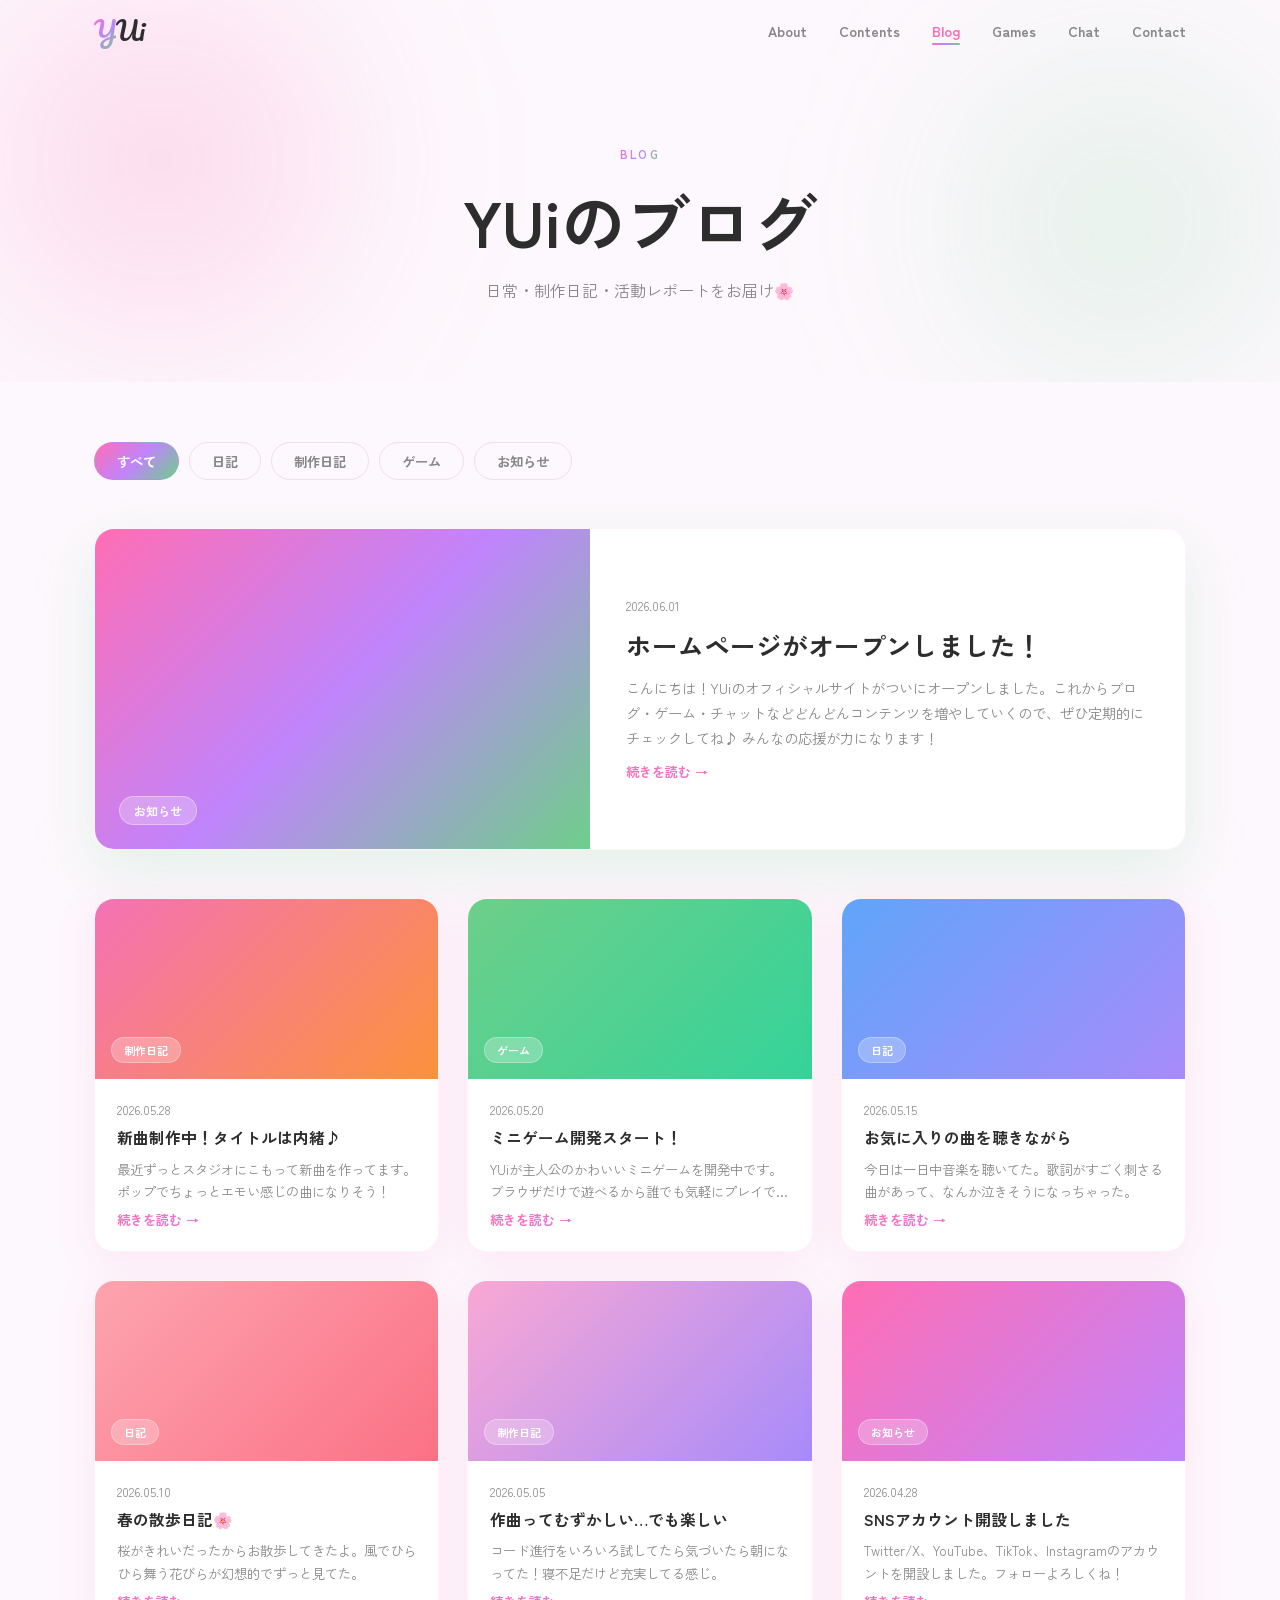
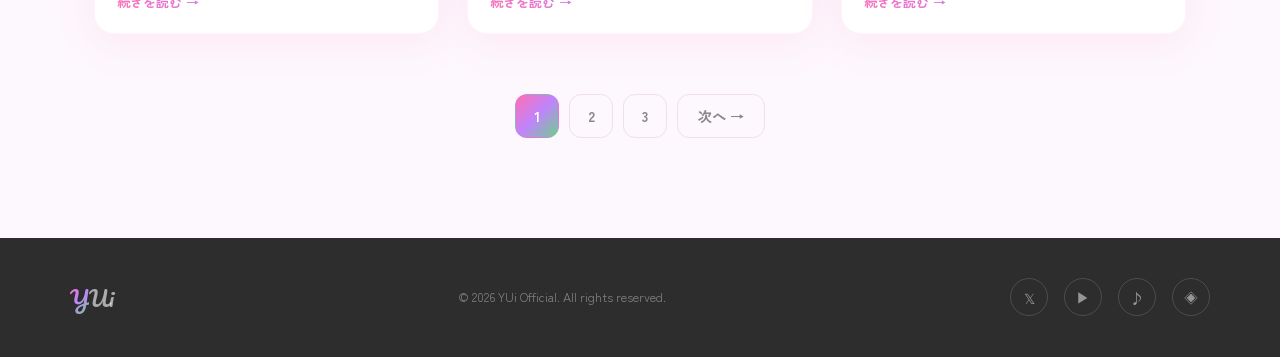
<file: pages/blog.html>
<!DOCTYPE html>
<html lang="ja">
<head>
  <meta charset="UTF-8" />
  <meta name="viewport" content="width=device-width, initial-scale=1.0" />
  <title>Blog — YUi Official</title>
  <link rel="preconnect" href="https://fonts.googleapis.com" />
  <link rel="preconnect" href="https://fonts.gstatic.com" crossorigin />
  <link href="https://fonts.googleapis.com/css2?family=Zen+Kaku+Gothic+New:wght@300;400;700&family=Pacifico&family=Nunito:wght@300;400;600;700&display=swap" rel="stylesheet" />
  <link rel="stylesheet" href="../assets/css/style.css" />
  <link rel="stylesheet" href="../assets/css/blog.css" />
</head>
<body>

  <!-- HEADER -->
  <header class="site-header scrolled" id="site-header">
    <div class="header-inner">
      <a href="../index.html" class="logo">
        <span class="logo-y">Y</span><span class="logo-ui">Ui</span>
      </a>
      <nav class="nav-links">
        <a href="../index.html#about">About</a>
        <a href="../index.html#contents">Contents</a>
        <a href="blog.html" class="nav-active">Blog</a>
        <a href="../index.html#games">Games</a>
        <a href="../index.html#chat">Chat</a>
        <a href="../index.html#contact">Contact</a>
      </nav>
      <button class="hamburger" id="hamburger" aria-label="menu">
        <span></span><span></span><span></span>
      </button>
    </div>
    <nav class="mobile-nav" id="mobile-nav">
      <a href="../index.html#about">About</a>
      <a href="../index.html#contents">Contents</a>
      <a href="blog.html">Blog</a>
      <a href="../index.html#games">Games</a>
      <a href="../index.html#chat">Chat</a>
      <a href="../index.html#contact">Contact</a>
    </nav>
  </header>

  <!-- BLOG HERO -->
  <div class="page-hero">
    <div class="page-hero-bg">
      <div class="blob blob-pink"></div>
      <div class="blob blob-green"></div>
    </div>
    <div class="page-hero-content">
      <div class="section-label">Blog</div>
      <h1 class="page-hero-title">YUiのブログ</h1>
      <p class="page-hero-desc">日常・制作日記・活動レポートをお届け🌸</p>
    </div>
  </div>

  <!-- BLOG MAIN -->
  <main class="blog-page">
    <div class="container">

      <!-- FILTER TABS -->
      <div class="blog-filter">
        <button class="filter-btn active" data-filter="all">すべて</button>
        <button class="filter-btn" data-filter="diary">日記</button>
        <button class="filter-btn" data-filter="music">制作日記</button>
        <button class="filter-btn" data-filter="game">ゲーム</button>
        <button class="filter-btn" data-filter="news">お知らせ</button>
      </div>

      <!-- FEATURED POST -->
      <a href="blog-post-1.html" class="blog-featured card-fade" data-category="news">
        <div class="bf-thumb">
          <span class="bf-tag">お知らせ</span>
        </div>
        <div class="bf-body">
          <time>2026.06.01</time>
          <h2>ホームページがオープンしました！</h2>
          <p>こんにちは！YUiのオフィシャルサイトがついにオープンしました。これからブログ・ゲーム・チャットなどどんどんコンテンツを増やしていくので、ぜひ定期的にチェックしてね♪ みんなの応援が力になります！</p>
          <span class="read-more">続きを読む →</span>
        </div>
      </a>

      <!-- POST GRID -->
      <div class="blog-list" id="blogList">

        <a href="blog-post-2.html" class="blog-list-card card-fade" data-category="music">
          <div class="blc-thumb blc-thumb-music">
            <span class="blc-tag">制作日記</span>
          </div>
          <div class="blc-body">
            <time>2026.05.28</time>
            <h3>新曲制作中！タイトルは内緒♪</h3>
            <p>最近ずっとスタジオにこもって新曲を作ってます。ポップでちょっとエモい感じの曲になりそう！</p>
            <span class="read-more">続きを読む →</span>
          </div>
        </a>

        <a href="blog-post-3.html" class="blog-list-card card-fade" data-category="game">
          <div class="blc-thumb blc-thumb-game">
            <span class="blc-tag">ゲーム</span>
          </div>
          <div class="blc-body">
            <time>2026.05.20</time>
            <h3>ミニゲーム開発スタート！</h3>
            <p>YUiが主人公のかわいいミニゲームを開発中です。ブラウザだけで遊べるから誰でも気軽にプレイできるよ。</p>
            <span class="read-more">続きを読む →</span>
          </div>
        </a>

        <a href="#" class="blog-list-card card-fade" data-category="diary">
          <div class="blc-thumb blc-thumb-diary">
            <span class="blc-tag">日記</span>
          </div>
          <div class="blc-body">
            <time>2026.05.15</time>
            <h3>お気に入りの曲を聴きながら</h3>
            <p>今日は一日中音楽を聴いてた。歌詞がすごく刺さる曲があって、なんか泣きそうになっちゃった。</p>
            <span class="read-more">続きを読む →</span>
          </div>
        </a>

        <a href="#" class="blog-list-card card-fade" data-category="diary">
          <div class="blc-thumb blc-thumb-diary2">
            <span class="blc-tag">日記</span>
          </div>
          <div class="blc-body">
            <time>2026.05.10</time>
            <h3>春の散歩日記🌸</h3>
            <p>桜がきれいだったからお散歩してきたよ。風でひらひら舞う花びらが幻想的でずっと見てた。</p>
            <span class="read-more">続きを読む →</span>
          </div>
        </a>

        <a href="#" class="blog-list-card card-fade" data-category="music">
          <div class="blc-thumb blc-thumb-music2">
            <span class="blc-tag">制作日記</span>
          </div>
          <div class="blc-body">
            <time>2026.05.05</time>
            <h3>作曲ってむずかしい…でも楽しい</h3>
            <p>コード進行をいろいろ試してたら気づいたら朝になってた！寝不足だけど充実してる感じ。</p>
            <span class="read-more">続きを読む →</span>
          </div>
        </a>

        <a href="#" class="blog-list-card card-fade" data-category="news">
          <div class="blc-thumb blc-thumb-news">
            <span class="blc-tag">お知らせ</span>
          </div>
          <div class="blc-body">
            <time>2026.04.28</time>
            <h3>SNSアカウント開設しました</h3>
            <p>Twitter/X、YouTube、TikTok、Instagramのアカウントを開設しました。フォローよろしくね！</p>
            <span class="read-more">続きを読む →</span>
          </div>
        </a>

      </div><!-- /blog-list -->

      <!-- PAGINATION -->
      <div class="pagination card-fade">
        <button class="page-btn active">1</button>
        <button class="page-btn">2</button>
        <button class="page-btn">3</button>
        <button class="page-btn page-next">次へ →</button>
      </div>

    </div>
  </main>

  <!-- FOOTER -->
  <footer class="site-footer">
    <div class="footer-inner">
      <div class="footer-logo">
        <span class="logo-y">Y</span><span class="logo-ui">Ui</span>
      </div>
      <p class="footer-copy">© 2026 YUi Official. All rights reserved.</p>
      <div class="footer-socials">
        <a href="#" aria-label="Twitter/X">𝕏</a>
        <a href="#" aria-label="YouTube">▶</a>
        <a href="#" aria-label="TikTok">♪</a>
        <a href="#" aria-label="Instagram">◈</a>
      </div>
    </div>
  </footer>

  <script src="../assets/js/main.js"></script>
  <script src="../assets/js/blog.js"></script>
</body>
</html>
</file>
<file: assets/css/style.css>
/* ===== RESET & BASE ===== */
*, *::before, *::after { box-sizing: border-box; margin: 0; padding: 0; }

:root {
  --pink:       #FF6EB4;
  --pink-light: #FFB3D9;
  --pink-pale:  #FFF0F7;
  --green:      #6ECF8A;
  --green-light:#A8EAB8;
  --green-pale: #F0FFF4;
  --mint:       #B2F5D8;
  --grad:       linear-gradient(135deg, var(--pink) 0%, #C084FC 50%, var(--green) 100%);
  --grad-soft:  linear-gradient(135deg, #FFD6EC 0%, #E9D5FF 50%, #BBFCD8 100%);
  --text:       #2D2D2D;
  --text-muted: #888;
  --white:      #FFFFFF;
  --card-bg:    rgba(255,255,255,0.72);
  --radius:     20px;
  --radius-sm:  12px;
  --shadow:     0 8px 40px rgba(255,110,180,0.12);
  --shadow-lg:  0 20px 60px rgba(110,207,138,0.18);
  --transition: 0.35s cubic-bezier(0.34, 1.56, 0.64, 1);
}

html { scroll-behavior: smooth; }

body {
  font-family: 'Zen Kaku Gothic New', 'Nunito', sans-serif;
  color: var(--text);
  background: #fdf8fd;
  overflow-x: hidden;
}

a { text-decoration: none; color: inherit; }
img { max-width: 100%; display: block; }

/* ===== SCROLLBAR ===== */
::-webkit-scrollbar { width: 6px; }
::-webkit-scrollbar-track { background: var(--pink-pale); }
::-webkit-scrollbar-thumb { background: var(--grad); border-radius: 99px; }

/* ===== CONTAINER ===== */
.container { max-width: 1140px; margin: 0 auto; padding: 0 24px; }

/* ===== SECTION COMMON ===== */
.section { padding: 100px 0; }
.section-label {
  display: inline-block;
  font-size: 0.72rem;
  font-weight: 700;
  letter-spacing: 0.18em;
  text-transform: uppercase;
  background: var(--grad);
  -webkit-background-clip: text;
  -webkit-text-fill-color: transparent;
  background-clip: text;
  margin-bottom: 12px;
}
.section-title {
  font-size: clamp(1.8rem, 4vw, 2.8rem);
  font-weight: 700;
  line-height: 1.2;
  margin-bottom: 48px;
}
.section-desc {
  color: var(--text-muted);
  margin-top: -32px;
  margin-bottom: 48px;
  font-size: 1rem;
}
.section-more { text-align: center; margin-top: 48px; }

/* ===== BUTTONS ===== */
.btn {
  display: inline-flex;
  align-items: center;
  gap: 8px;
  padding: 14px 32px;
  border-radius: 99px;
  font-size: 0.95rem;
  font-weight: 700;
  cursor: pointer;
  transition: var(--transition);
  border: none;
}
.btn-primary {
  background: var(--grad);
  color: #fff;
  box-shadow: 0 6px 24px rgba(255,110,180,0.35);
}
.btn-primary:hover {
  transform: translateY(-3px) scale(1.04);
  box-shadow: 0 12px 32px rgba(255,110,180,0.45);
}
.btn-outline {
  background: transparent;
  color: var(--pink);
  border: 2px solid var(--pink);
}
.btn-outline:hover {
  background: var(--pink-pale);
  transform: translateY(-2px);
}

/* ===== CARD FADE-IN ===== */
.card-fade {
  opacity: 0;
  transform: translateY(30px);
  transition: opacity 0.6s ease, transform 0.6s ease;
}
.card-fade.visible {
  opacity: 1;
  transform: translateY(0);
}

/* ===========================
   HEADER
=========================== */
.site-header {
  position: fixed;
  top: 0; left: 0; right: 0;
  z-index: 1000;
  transition: background 0.3s, box-shadow 0.3s;
}
.site-header.scrolled {
  background: rgba(255,255,255,0.88);
  backdrop-filter: blur(16px);
  box-shadow: 0 2px 20px rgba(255,110,180,0.1);
}
.header-inner {
  max-width: 1140px;
  margin: 0 auto;
  padding: 18px 24px;
  display: flex;
  align-items: center;
  justify-content: space-between;
}
.logo {
  font-family: 'Pacifico', cursive;
  font-size: 1.6rem;
  line-height: 1;
}
.logo-y { background: var(--grad); -webkit-background-clip: text; -webkit-text-fill-color: transparent; background-clip: text; }
.logo-ui { color: var(--text); }

.nav-links { display: flex; gap: 32px; }
.nav-links a {
  font-size: 0.88rem;
  font-weight: 600;
  color: var(--text-muted);
  transition: color 0.2s;
  position: relative;
}
.nav-links a::after {
  content: '';
  position: absolute;
  bottom: -4px; left: 0;
  width: 0; height: 2px;
  background: var(--grad);
  border-radius: 99px;
  transition: width 0.3s;
}
.nav-links a:hover { color: var(--pink); }
.nav-links a:hover::after { width: 100%; }

.hamburger {
  display: none;
  flex-direction: column;
  gap: 5px;
  background: none;
  border: none;
  cursor: pointer;
  padding: 4px;
}
.hamburger span {
  display: block;
  width: 26px; height: 2px;
  background: var(--text);
  border-radius: 99px;
  transition: 0.3s;
}
.hamburger.open span:nth-child(1) { transform: translateY(7px) rotate(45deg); }
.hamburger.open span:nth-child(2) { opacity: 0; }
.hamburger.open span:nth-child(3) { transform: translateY(-7px) rotate(-45deg); }

.mobile-nav {
  display: none;
  flex-direction: column;
  padding: 12px 24px 20px;
  background: rgba(255,255,255,0.96);
  backdrop-filter: blur(16px);
}
.mobile-nav a {
  padding: 12px 0;
  font-weight: 600;
  color: var(--text-muted);
  border-bottom: 1px solid rgba(0,0,0,0.06);
  transition: color 0.2s;
}
.mobile-nav a:hover { color: var(--pink); }
.mobile-nav.open { display: flex; }

/* ===========================
   HERO
=========================== */
.hero {
  min-height: 100vh;
  display: flex;
  align-items: center;
  position: relative;
  overflow: hidden;
  padding-top: 80px;
}

/* animated blobs */
.hero-bg { position: absolute; inset: 0; pointer-events: none; }
.blob {
  position: absolute;
  border-radius: 50%;
  filter: blur(80px);
  animation: blobFloat 8s ease-in-out infinite alternate;
}
.blob-pink {
  width: 520px; height: 520px;
  background: radial-gradient(circle, rgba(255,110,180,0.28), transparent 70%);
  top: -100px; left: -100px;
  animation-delay: 0s;
}
.blob-green {
  width: 480px; height: 480px;
  background: radial-gradient(circle, rgba(110,207,138,0.22), transparent 70%);
  bottom: -80px; right: -80px;
  animation-delay: 2s;
}
.blob-mint {
  width: 360px; height: 360px;
  background: radial-gradient(circle, rgba(178,245,216,0.3), transparent 70%);
  top: 40%; left: 40%;
  animation-delay: 4s;
}
@keyframes blobFloat {
  from { transform: translate(0,0) scale(1); }
  to   { transform: translate(30px, 20px) scale(1.08); }
}

.hero-content {
  position: relative;
  z-index: 2;
  max-width: 1140px;
  margin: 0 auto;
  padding: 0 24px;
  display: grid;
  grid-template-columns: 1fr 1fr;
  align-items: center;
  gap: 48px;
  width: 100%;
}

.hero-text { }
.hero-sub {
  font-size: 0.85rem;
  font-weight: 600;
  letter-spacing: 0.14em;
  text-transform: uppercase;
  color: var(--text-muted);
  margin-bottom: 8px;
}
.hero-title {
  font-family: 'Pacifico', cursive;
  font-size: clamp(4rem, 10vw, 8rem);
  line-height: 1;
  margin-bottom: 20px;
}
.ht-y {
  background: var(--grad);
  -webkit-background-clip: text;
  -webkit-text-fill-color: transparent;
  background-clip: text;
}
.ht-ui { color: var(--text); }

.hero-catch {
  font-size: clamp(1rem, 2.2vw, 1.25rem);
  line-height: 1.8;
  color: var(--text-muted);
  margin-bottom: 36px;
}
.hero-buttons { display: flex; gap: 16px; flex-wrap: wrap; }

/* character illustration */
.hero-chara {
  position: relative;
  display: flex;
  justify-content: center;
  align-items: flex-end;
}
.chara-glow {
  position: absolute;
  width: 420px; height: 420px;
  border-radius: 50%;
  background: var(--grad-soft);
  filter: blur(60px);
  bottom: 0; left: 50%;
  transform: translateX(-50%);
  animation: glowPulse 4s ease-in-out infinite alternate;
}
@keyframes glowPulse {
  from { opacity: 0.5; transform: translateX(-50%) scale(0.95); }
  to   { opacity: 0.85; transform: translateX(-50%) scale(1.05); }
}
.chara-img {
  position: relative;
  z-index: 2;
  max-height: 78vh;
  width: auto;
  filter: drop-shadow(0 20px 60px rgba(255,110,180,0.3));
  animation: charaFloat 5s ease-in-out infinite alternate;
  cursor: pointer;
  transition: filter 0.3s;
}
.chara-img:hover {
  filter: drop-shadow(0 20px 80px rgba(255,110,180,0.5)) brightness(1.05);
}
@keyframes charaFloat {
  from { transform: translateY(0px); }
  to   { transform: translateY(-18px); }
}

.chara-sparkles {
  position: absolute;
  inset: 0;
  pointer-events: none;
  z-index: 3;
}
.sparkle {
  position: absolute;
  width: 8px; height: 8px;
  background: var(--grad);
  border-radius: 50%;
  animation: sparklePop 1.2s forwards ease-out;
}
@keyframes sparklePop {
  0%   { transform: scale(0) translate(0,0); opacity: 1; }
  60%  { opacity: 1; }
  100% { transform: scale(1.5) translate(var(--tx), var(--ty)); opacity: 0; }
}

.scroll-hint {
  position: absolute;
  bottom: 32px; left: 50%;
  transform: translateX(-50%);
  display: flex;
  flex-direction: column;
  align-items: center;
  gap: 8px;
  color: var(--text-muted);
  font-size: 0.72rem;
  letter-spacing: 0.14em;
  text-transform: uppercase;
  z-index: 2;
}
.scroll-line {
  width: 1px; height: 48px;
  background: linear-gradient(to bottom, var(--pink), transparent);
  animation: scrollLine 1.8s ease-in-out infinite;
}
@keyframes scrollLine {
  0%,100% { opacity: 0.3; transform: scaleY(0.6); }
  50%      { opacity: 1; transform: scaleY(1); }
}

/* ===========================
   ABOUT
=========================== */
.about { background: var(--white); }
.about-grid {
  display: grid;
  grid-template-columns: repeat(auto-fit, minmax(220px, 1fr));
  gap: 24px;
}
.about-card {
  background: var(--card-bg);
  border: 1px solid rgba(255,110,180,0.12);
  border-radius: var(--radius);
  padding: 36px 28px;
  text-align: center;
  backdrop-filter: blur(8px);
  transition: transform var(--transition), box-shadow var(--transition);
}
.about-card:hover {
  transform: translateY(-8px);
  box-shadow: var(--shadow-lg);
}
.about-icon {
  font-size: 2.4rem;
  margin-bottom: 16px;
}
.about-card h3 {
  font-size: 1.05rem;
  font-weight: 700;
  margin-bottom: 10px;
  background: var(--grad);
  -webkit-background-clip: text;
  -webkit-text-fill-color: transparent;
  background-clip: text;
}
.about-card p {
  font-size: 0.88rem;
  color: var(--text-muted);
  line-height: 1.7;
}

/* ===========================
   PROFILE
=========================== */
.profile {
  background: linear-gradient(180deg, var(--white) 0%, var(--pink-pale) 100%);
}
.profile-wrap {
  display: grid;
  grid-template-columns: 0.85fr 1.15fr;
  gap: 56px;
  align-items: center;
}

/* photo */
.profile-photo {
  position: relative;
  display: flex;
  justify-content: center;
}
.profile-photo-glow {
  position: absolute;
  width: 80%;
  padding-bottom: 80%;
  border-radius: 50%;
  background: var(--grad-soft);
  filter: blur(50px);
  top: 50%;
  left: 50%;
  transform: translate(-50%, -50%);
  animation: glowPulse 4s ease-in-out infinite alternate;
}
.profile-photo img {
  position: relative;
  z-index: 2;
  max-height: 460px;
  width: auto;
  filter: drop-shadow(0 16px 40px rgba(255,110,180,0.25));
}

/* info table */
.profile-info { width: 100%; }
.profile-table {
  background: var(--white);
  border-radius: var(--radius);
  padding: 12px 32px;
  box-shadow: var(--shadow);
  border: 1px solid rgba(255,110,180,0.1);
  margin-bottom: 24px;
}
.profile-row {
  display: flex;
  align-items: baseline;
  gap: 20px;
  padding: 18px 0;
  border-bottom: 1px dashed #f0e0ea;
}
.profile-row:last-child { border-bottom: none; }
.profile-row dt {
  flex-shrink: 0;
  width: 96px;
  font-size: 0.82rem;
  font-weight: 700;
  color: var(--pink);
  letter-spacing: 0.04em;
}
.profile-row dd {
  font-size: 0.98rem;
  color: var(--text);
  line-height: 1.6;
}
.profile-message {
  background: var(--white);
  border-radius: var(--radius);
  padding: 24px 28px;
  box-shadow: var(--shadow);
  border: 1px solid rgba(110,207,138,0.18);
  font-size: 0.95rem;
  line-height: 1.85;
  color: var(--text);
  position: relative;
}
.profile-message::before {
  content: '💬';
  position: absolute;
  top: -14px;
  left: 24px;
  font-size: 1.3rem;
  background: var(--white);
  padding: 0 6px;
}

@media (max-width: 768px) {
  .profile-wrap {
    grid-template-columns: 1fr;
    gap: 32px;
  }
  .profile-photo img { max-height: 340px; }
  .profile-table { padding: 8px 22px; }
  .profile-row { gap: 12px; padding: 14px 0; }
  .profile-row dt { width: 76px; font-size: 0.78rem; }
  .profile-row dd { font-size: 0.9rem; }
}

/* ===========================
   CONTENTS
=========================== */
.contents {
  background: linear-gradient(180deg, #fdf8fd 0%, var(--green-pale) 100%);
}
.contents-grid {
  display: grid;
  grid-template-columns: repeat(auto-fit, minmax(240px, 1fr));
  gap: 24px;
}
.content-card {
  position: relative;
  overflow: hidden;
  border-radius: var(--radius);
  padding: 36px 28px;
  cursor: pointer;
  transition: transform var(--transition), box-shadow var(--transition);
  display: flex;
  flex-direction: column;
  gap: 16px;
  background: var(--white);
  border: 1.5px solid rgba(255,255,255,0.8);
  box-shadow: var(--shadow);
}
.content-card:hover { transform: translateY(-8px) scale(1.02); box-shadow: var(--shadow-lg); }
.cc-bg {
  position: absolute;
  inset: 0;
  opacity: 0.07;
  transition: opacity 0.3s;
}
.content-card:hover .cc-bg { opacity: 0.13; }
.cc-blog .cc-bg   { background: linear-gradient(135deg, var(--pink), var(--pink-light)); }
.cc-games .cc-bg  { background: linear-gradient(135deg, #a78bfa, #c4b5fd); }
.cc-chat .cc-bg   { background: linear-gradient(135deg, var(--green), var(--mint)); }
.cc-soon .cc-bg   { background: linear-gradient(135deg, #fde68a, #fbbf24); }

.cc-icon { font-size: 2.4rem; }
.cc-body h3 {
  font-size: 1.15rem;
  font-weight: 700;
  margin-bottom: 6px;
}
.cc-body p {
  font-size: 0.85rem;
  color: var(--text-muted);
  line-height: 1.6;
}
.cc-arrow {
  margin-top: auto;
  font-size: 1.2rem;
  font-weight: 700;
  background: var(--grad);
  -webkit-background-clip: text;
  -webkit-text-fill-color: transparent;
  background-clip: text;
  transition: transform 0.3s;
}
.content-card:hover .cc-arrow { transform: translateX(6px); }

/* ===========================
   BLOG
=========================== */
.blog { background: var(--white); }
.blog-grid {
  display: grid;
  grid-template-columns: repeat(auto-fit, minmax(300px, 1fr));
  gap: 28px;
}
.blog-card {
  background: var(--white);
  border-radius: var(--radius);
  overflow: hidden;
  border: 1px solid rgba(255,110,180,0.1);
  box-shadow: var(--shadow);
  transition: transform var(--transition), box-shadow var(--transition);
}
.blog-card:hover { transform: translateY(-6px); box-shadow: var(--shadow-lg); }

.blog-thumb {
  height: 180px;
  position: relative;
  display: flex;
  align-items: flex-end;
  padding: 16px;
}
.blog-thumb-1 { background: linear-gradient(135deg, #FF6EB4 0%, #C084FC 100%); }
.blog-thumb-2 { background: linear-gradient(135deg, #F472B6 0%, #FB923C 100%); }
.blog-thumb-3 { background: linear-gradient(135deg, #6ECF8A 0%, #34D399 100%); }

.blog-tag {
  background: rgba(255,255,255,0.22);
  backdrop-filter: blur(8px);
  color: #fff;
  font-size: 0.72rem;
  font-weight: 700;
  padding: 4px 12px;
  border-radius: 99px;
  border: 1px solid rgba(255,255,255,0.3);
}

.blog-body { padding: 24px; }
.blog-body time {
  font-size: 0.75rem;
  color: var(--text-muted);
  display: block;
  margin-bottom: 8px;
}
.blog-body h3 {
  font-size: 1rem;
  font-weight: 700;
  margin-bottom: 10px;
  line-height: 1.5;
}
.blog-body p {
  font-size: 0.85rem;
  color: var(--text-muted);
  line-height: 1.7;
  margin-bottom: 16px;
  display: -webkit-box;
  -webkit-line-clamp: 2;
  -webkit-box-orient: vertical;
  overflow: hidden;
}
.read-more {
  font-size: 0.82rem;
  font-weight: 700;
  background: var(--grad);
  -webkit-background-clip: text;
  -webkit-text-fill-color: transparent;
  background-clip: text;
  transition: letter-spacing 0.2s;
}
.read-more:hover { letter-spacing: 0.04em; }

/* ===========================
   GAMES
=========================== */
.games {
  background: linear-gradient(180deg, var(--green-pale) 0%, var(--pink-pale) 100%);
}
.games-grid {
  display: grid;
  grid-template-columns: repeat(auto-fit, minmax(280px, 1fr));
  gap: 28px;
}
.game-card {
  background: var(--white);
  border-radius: var(--radius);
  overflow: hidden;
  box-shadow: var(--shadow);
  transition: transform var(--transition), box-shadow var(--transition);
}
.game-card:hover { transform: translateY(-6px); box-shadow: var(--shadow-lg); }

.game-thumb {
  height: 200px;
  position: relative;
  overflow: hidden;
}
.gt-1 { background: linear-gradient(135deg, #FF6EB4 0%, #a78bfa 50%, #6ECF8A 100%); }
.gt-2 { background: linear-gradient(135deg, #f9a8d4 0%, #fde68a 100%); }
.gt-3 { background: linear-gradient(135deg, #6EE7B7 0%, #3B82F6 100%); }

.game-thumb-overlay {
  position: absolute;
  inset: 0;
  display: flex;
  align-items: center;
  justify-content: center;
  background: rgba(0,0,0,0);
  transition: background 0.3s;
}
.game-card:hover .game-thumb-overlay { background: rgba(0,0,0,0.22); }
.play-btn {
  color: #fff;
  font-size: 1rem;
  font-weight: 700;
  background: rgba(255,255,255,0.22);
  backdrop-filter: blur(8px);
  padding: 10px 24px;
  border-radius: 99px;
  border: 2px solid rgba(255,255,255,0.4);
  opacity: 0;
  transform: scale(0.9);
  transition: opacity 0.3s, transform 0.3s;
}
.game-card:hover .play-btn { opacity: 1; transform: scale(1); }

.game-info { padding: 20px 24px; }
.game-info h3 { font-size: 1rem; font-weight: 700; margin-bottom: 6px; }
.game-info p  { font-size: 0.84rem; color: var(--text-muted); margin-bottom: 12px; }
.game-tag {
  display: inline-block;
  font-size: 0.7rem;
  font-weight: 700;
  padding: 3px 10px;
  border-radius: 99px;
  margin-right: 6px;
  background: var(--pink-pale);
  color: var(--pink);
}
.game-tag.coming { background: #f3f4f6; color: var(--text-muted); }

/* ===========================
   CHAT
=========================== */
.chat-section {
  background: var(--white);
}
.chat-widget {
  max-width: 600px;
  margin: 0 auto;
  border-radius: var(--radius);
  overflow: hidden;
  box-shadow: var(--shadow-lg);
  border: 1.5px solid rgba(255,110,180,0.12);
  background: var(--white);
}
.chat-header {
  background: var(--grad);
  padding: 18px 24px;
  display: flex;
  align-items: center;
  gap: 14px;
}
.chat-avatar {
  width: 44px; height: 44px;
  border-radius: 50%;
  overflow: hidden;
  border: 2px solid rgba(255,255,255,0.5);
  background: rgba(255,255,255,0.2);
  flex-shrink: 0;
}
.chat-avatar img { width: 100%; height: 100%; object-fit: cover; object-position: top; }
.chat-name  { display: block; font-weight: 700; color: #fff; font-size: 1rem; }
.chat-status{
  display: flex; align-items: center; gap: 6px;
  font-size: 0.75rem; color: rgba(255,255,255,0.8);
}
.status-dot {
  width: 7px; height: 7px;
  background: #b2f5d8;
  border-radius: 50%;
  box-shadow: 0 0 6px #6ecf8a;
  animation: blink 2s infinite;
}
@keyframes blink {
  0%,100%{ opacity:1; } 50%{ opacity:0.4; }
}

.chat-messages {
  min-height: 280px;
  max-height: 380px;
  overflow-y: auto;
  padding: 24px;
  display: flex;
  flex-direction: column;
  gap: 16px;
  background: #fdf8fd;
}
.msg { display: flex; flex-direction: column; gap: 4px; }
.msg-yui { align-items: flex-start; }
.msg-user { align-items: flex-end; }

.msg-bubble {
  max-width: 75%;
  padding: 12px 18px;
  border-radius: 18px;
  font-size: 0.9rem;
  line-height: 1.6;
}
.msg-yui .msg-bubble {
  background: var(--white);
  border: 1.5px solid rgba(255,110,180,0.15);
  border-radius: 4px 18px 18px 18px;
  box-shadow: 0 2px 12px rgba(255,110,180,0.08);
}
.msg-user .msg-bubble {
  background: var(--grad);
  color: #fff;
  border-radius: 18px 4px 18px 18px;
}
.msg time {
  font-size: 0.68rem;
  color: var(--text-muted);
  padding: 0 4px;
}

.chat-input-area {
  display: flex;
  gap: 0;
  border-top: 1.5px solid rgba(255,110,180,0.1);
  background: var(--white);
}
#chatInput {
  flex: 1;
  border: none;
  outline: none;
  padding: 16px 20px;
  font-size: 0.92rem;
  font-family: inherit;
  background: transparent;
  color: var(--text);
}
#chatInput::placeholder { color: #ccc; }
.chat-send-btn {
  width: 56px;
  display: flex;
  align-items: center;
  justify-content: center;
  background: var(--grad);
  border: none;
  cursor: pointer;
  transition: opacity 0.2s, transform 0.2s;
  color: #fff;
}
.chat-send-btn svg { width: 20px; height: 20px; }
.chat-send-btn:hover { opacity: 0.85; transform: scale(1.05); }

/* typing indicator */
.typing-bubble {
  display: flex;
  align-items: center;
  gap: 5px;
  padding: 12px 18px;
  background: var(--white);
  border: 1.5px solid rgba(255,110,180,0.15);
  border-radius: 4px 18px 18px 18px;
  box-shadow: 0 2px 12px rgba(255,110,180,0.08);
  width: fit-content;
}
.typing-dot {
  width: 7px; height: 7px;
  background: var(--pink-light);
  border-radius: 50%;
  animation: typingDot 1.2s infinite;
}
.typing-dot:nth-child(2) { animation-delay: 0.2s; }
.typing-dot:nth-child(3) { animation-delay: 0.4s; }
@keyframes typingDot {
  0%,100%{ transform: translateY(0); opacity: 0.5; }
  40%    { transform: translateY(-6px); opacity: 1; }
}

/* ===========================
   CONTACT
=========================== */
.contact {
  background: linear-gradient(180deg, var(--pink-pale) 0%, var(--green-pale) 100%);
}
.contact-form {
  max-width: 680px;
  margin: 0 auto;
  background: var(--white);
  border-radius: var(--radius);
  padding: 48px 40px;
  box-shadow: var(--shadow);
  border: 1px solid rgba(255,110,180,0.1);
}
.form-row {
  display: grid;
  grid-template-columns: 1fr 1fr;
  gap: 20px;
}
.form-group { display: flex; flex-direction: column; gap: 8px; margin-bottom: 20px; }
.form-group label {
  font-size: 0.82rem;
  font-weight: 700;
  color: var(--text-muted);
  letter-spacing: 0.04em;
}
.form-group input,
.form-group textarea {
  border: 1.5px solid #f0e0ea;
  border-radius: var(--radius-sm);
  padding: 12px 16px;
  font-size: 0.92rem;
  font-family: inherit;
  color: var(--text);
  outline: none;
  transition: border-color 0.2s, box-shadow 0.2s;
  background: #fff;
  resize: vertical;
}
.form-group input:focus,
.form-group textarea:focus {
  border-color: var(--pink);
  box-shadow: 0 0 0 3px rgba(255,110,180,0.12);
}
.contact-form .btn { width: 100%; justify-content: center; margin-top: 4px; }

/* success message */
.form-success {
  text-align: center;
  padding: 48px 0;
  font-size: 1.2rem;
  font-weight: 700;
}
.form-success span { font-size: 3rem; display: block; margin-bottom: 16px; }

/* ===========================
   FOOTER
=========================== */
.site-footer {
  background: var(--text);
  padding: 40px 24px;
}
.footer-inner {
  max-width: 1140px;
  margin: 0 auto;
  display: flex;
  align-items: center;
  justify-content: space-between;
  flex-wrap: wrap;
  gap: 16px;
}
.footer-logo {
  font-family: 'Pacifico', cursive;
  font-size: 1.4rem;
}
.footer-logo .logo-ui { color: rgba(255,255,255,0.6); }

.footer-copy { font-size: 0.78rem; color: rgba(255,255,255,0.4); }

.footer-socials { display: flex; gap: 16px; }
.footer-socials a {
  width: 38px; height: 38px;
  border-radius: 50%;
  border: 1px solid rgba(255,255,255,0.15);
  display: flex; align-items: center; justify-content: center;
  color: rgba(255,255,255,0.5);
  font-size: 0.9rem;
  transition: color 0.2s, border-color 0.2s, transform 0.2s;
}
.footer-socials a:hover {
  color: var(--pink-light);
  border-color: var(--pink-light);
  transform: translateY(-3px);
}

/* ===========================
   RESPONSIVE
=========================== */
@media (max-width: 768px) {
  .nav-links { display: none; }
  .hamburger { display: flex; }

  .hero-content {
    grid-template-columns: 1fr;
    text-align: center;
    padding-top: 20px;
  }
  .hero-chara { order: -1; }
  .chara-img  { max-height: 52vh; }
  .hero-buttons { justify-content: center; }
  .chara-glow { width: 300px; height: 300px; }

  .form-row { grid-template-columns: 1fr; }
  .contact-form { padding: 32px 24px; }

  .footer-inner { justify-content: center; text-align: center; }
}

@media (max-width: 480px) {
  .section { padding: 72px 0; }
  .hero-title { font-size: 4rem; }
}
</file>
<file: assets/css/blog.css>
/* ===========================
   BLOG SHARED
=========================== */
.nav-active {
  color: var(--pink) !important;
}
.nav-active::after { width: 100% !important; }

/* ===========================
   PAGE HERO (blog list)
=========================== */
.page-hero {
  padding: 140px 24px 80px;
  position: relative;
  overflow: hidden;
  text-align: center;
}
.page-hero-bg { position: absolute; inset: 0; pointer-events: none; }
.page-hero-content { position: relative; z-index: 2; }
.page-hero-title {
  font-size: clamp(2.2rem, 6vw, 4rem);
  font-weight: 700;
  margin-bottom: 12px;
}
.page-hero-desc {
  font-size: 1rem;
  color: var(--text-muted);
}

/* ===========================
   BLOG PAGE LAYOUT
=========================== */
.blog-page { padding: 60px 0 100px; }

/* filter tabs */
.blog-filter {
  display: flex;
  gap: 10px;
  flex-wrap: wrap;
  margin-bottom: 48px;
}
.filter-btn {
  padding: 8px 22px;
  border-radius: 99px;
  border: 1.5px solid #f0e0ea;
  background: transparent;
  font-size: 0.84rem;
  font-weight: 600;
  color: var(--text-muted);
  cursor: pointer;
  transition: all 0.2s;
  font-family: inherit;
}
.filter-btn:hover { border-color: var(--pink); color: var(--pink); }
.filter-btn.active {
  background: var(--grad);
  border-color: transparent;
  color: #fff;
}

/* featured post */
.blog-featured {
  display: grid;
  grid-template-columns: 1fr 1.2fr;
  border-radius: var(--radius);
  overflow: hidden;
  background: var(--white);
  box-shadow: var(--shadow-lg);
  margin-bottom: 48px;
  transition: transform var(--transition), box-shadow var(--transition);
  border: 1px solid rgba(255,110,180,0.08);
}
.blog-featured:hover { transform: translateY(-6px); box-shadow: 0 24px 64px rgba(255,110,180,0.18); }

.bf-thumb {
  min-height: 320px;
  background: linear-gradient(135deg, #FF6EB4 0%, #C084FC 50%, #6ECF8A 100%);
  display: flex;
  align-items: flex-end;
  padding: 24px;
}
.bf-tag {
  background: rgba(255,255,255,0.25);
  backdrop-filter: blur(8px);
  color: #fff;
  font-size: 0.75rem;
  font-weight: 700;
  padding: 5px 14px;
  border-radius: 99px;
  border: 1px solid rgba(255,255,255,0.35);
}
.bf-body {
  padding: 40px 36px;
  display: flex;
  flex-direction: column;
  justify-content: center;
  gap: 12px;
}
.bf-body time { font-size: 0.78rem; color: var(--text-muted); }
.bf-body h2  { font-size: clamp(1.2rem, 2.5vw, 1.6rem); font-weight: 700; line-height: 1.4; }
.bf-body p   { font-size: 0.9rem; color: var(--text-muted); line-height: 1.75; }

/* post grid */
.blog-list {
  display: grid;
  grid-template-columns: repeat(auto-fill, minmax(280px, 1fr));
  gap: 28px;
  margin-bottom: 60px;
}
.blog-list-card {
  background: var(--white);
  border-radius: var(--radius);
  overflow: hidden;
  box-shadow: var(--shadow);
  border: 1px solid rgba(255,110,180,0.08);
  transition: transform var(--transition), box-shadow var(--transition);
  display: flex;
  flex-direction: column;
}
.blog-list-card:hover { transform: translateY(-6px); box-shadow: var(--shadow-lg); }
.blog-list-card.hidden { display: none; }

.blc-thumb {
  height: 180px;
  position: relative;
  display: flex;
  align-items: flex-end;
  padding: 16px;
}
.blc-thumb-music  { background: linear-gradient(135deg, #F472B6 0%, #FB923C 100%); }
.blc-thumb-music2 { background: linear-gradient(135deg, #f9a8d4 0%, #a78bfa 100%); }
.blc-thumb-game   { background: linear-gradient(135deg, #6ECF8A 0%, #34D399 100%); }
.blc-thumb-diary  { background: linear-gradient(135deg, #60a5fa 0%, #a78bfa 100%); }
.blc-thumb-diary2 { background: linear-gradient(135deg, #fda4af 0%, #fb7185 100%); }
.blc-thumb-news   { background: linear-gradient(135deg, #FF6EB4 0%, #C084FC 100%); }

.blc-tag {
  background: rgba(255,255,255,0.25);
  backdrop-filter: blur(8px);
  color: #fff;
  font-size: 0.7rem;
  font-weight: 700;
  padding: 4px 12px;
  border-radius: 99px;
  border: 1px solid rgba(255,255,255,0.3);
}
.blc-body {
  padding: 22px;
  display: flex;
  flex-direction: column;
  gap: 8px;
  flex: 1;
}
.blc-body time { font-size: 0.74rem; color: var(--text-muted); }
.blc-body h3   { font-size: 0.98rem; font-weight: 700; line-height: 1.5; }
.blc-body p    {
  font-size: 0.84rem; color: var(--text-muted); line-height: 1.65;
  display: -webkit-box; -webkit-line-clamp: 2; -webkit-box-orient: vertical; overflow: hidden;
}

/* pagination */
.pagination {
  display: flex;
  justify-content: center;
  gap: 10px;
}
.page-btn {
  min-width: 44px;
  height: 44px;
  border-radius: 12px;
  border: 1.5px solid #f0e0ea;
  background: transparent;
  font-size: 0.9rem;
  font-weight: 600;
  color: var(--text-muted);
  cursor: pointer;
  transition: all 0.2s;
  font-family: inherit;
  padding: 0 16px;
}
.page-btn:hover { border-color: var(--pink); color: var(--pink); }
.page-btn.active {
  background: var(--grad);
  border-color: transparent;
  color: #fff;
}
.page-next { padding: 0 20px; }

/* ===========================
   POST PAGE
=========================== */
.post-page { padding: 120px 0 100px; }
.post-container { max-width: 800px; }

.breadcrumb {
  display: flex;
  align-items: center;
  gap: 8px;
  font-size: 0.78rem;
  color: var(--text-muted);
  margin-bottom: 40px;
}
.breadcrumb a { color: var(--text-muted); transition: color 0.2s; }
.breadcrumb a:hover { color: var(--pink); }
.breadcrumb span { color: #ccc; }
.breadcrumb span:last-child { color: var(--text); font-weight: 600; }

/* article */
.post-article {
  background: var(--white);
  border-radius: var(--radius);
  overflow: hidden;
  box-shadow: var(--shadow-lg);
  border: 1px solid rgba(255,110,180,0.08);
  margin-bottom: 60px;
}

.post-header {
  padding: 48px 48px 0;
}
.post-meta {
  display: flex;
  align-items: center;
  gap: 12px;
  margin-bottom: 16px;
}
.post-tag-badge {
  display: inline-block;
  font-size: 0.74rem;
  font-weight: 700;
  padding: 5px 14px;
  border-radius: 99px;
  background: var(--grad);
  color: #fff;
}
.post-tag-badge.tag-music { background: linear-gradient(135deg, #F472B6, #FB923C); }
.post-tag-badge.tag-game  { background: linear-gradient(135deg, #6ECF8A, #34D399); }
.post-tag-badge.tag-diary { background: linear-gradient(135deg, #60a5fa, #a78bfa); }

.post-meta time { font-size: 0.82rem; color: var(--text-muted); }

.post-title {
  font-size: clamp(1.5rem, 4vw, 2.2rem);
  font-weight: 700;
  line-height: 1.3;
  margin-bottom: 28px;
}

.post-author {
  display: flex;
  align-items: center;
  gap: 14px;
  padding-bottom: 28px;
  border-bottom: 1px solid #f5eef8;
}
.post-author-img {
  width: 48px; height: 48px;
  border-radius: 50%;
  object-fit: cover;
  object-position: top;
  border: 2px solid var(--pink-light);
  background: var(--pink-pale);
}
.post-author-name {
  display: block;
  font-weight: 700;
  font-size: 0.95rem;
}
.post-author-role {
  display: block;
  font-size: 0.74rem;
  color: var(--text-muted);
}

/* post thumb */
.post-thumb {
  height: 280px;
  margin: 32px 0 0;
}
.post-thumb-news  { background: linear-gradient(135deg, #FF6EB4 0%, #C084FC 50%, #6ECF8A 100%); }
.post-thumb-music { background: linear-gradient(135deg, #F472B6 0%, #FB923C 100%); }
.post-thumb-game  { background: linear-gradient(135deg, #6ECF8A 0%, #34D399 50%, #3B82F6 100%); }
.post-thumb-diary { background: linear-gradient(135deg, #60a5fa 0%, #a78bfa 100%); }

/* post body */
.post-body {
  padding: 44px 48px;
  line-height: 1.9;
  font-size: 1rem;
}
.post-body p { margin-bottom: 1.4em; }
.post-body h2 {
  font-size: 1.25rem;
  font-weight: 700;
  margin: 2em 0 0.8em;
  padding-left: 16px;
  border-left: 4px solid;
  border-image: var(--grad) 1;
}
.post-body ul {
  padding-left: 0;
  list-style: none;
  margin-bottom: 1.4em;
}
.post-body ul li {
  padding: 10px 16px;
  background: var(--pink-pale);
  border-radius: var(--radius-sm);
  margin-bottom: 8px;
  font-size: 0.95rem;
}
.post-body blockquote {
  border-left: 4px solid var(--pink-light);
  padding: 16px 24px;
  margin: 1.6em 0;
  background: var(--pink-pale);
  border-radius: 0 var(--radius-sm) var(--radius-sm) 0;
  font-style: italic;
  color: var(--text-muted);
}

/* post footer */
.post-footer {
  padding: 28px 48px 40px;
  border-top: 1px solid #f5eef8;
  display: flex;
  align-items: center;
  justify-content: space-between;
  flex-wrap: wrap;
  gap: 16px;
}
.post-tags, .post-share {
  display: flex;
  align-items: center;
  gap: 8px;
  font-size: 0.82rem;
  color: var(--text-muted);
}
.post-tag {
  display: inline-block;
  padding: 4px 14px;
  border-radius: 99px;
  background: var(--pink-pale);
  color: var(--pink);
  font-size: 0.78rem;
  font-weight: 600;
  transition: background 0.2s;
}
.post-tag:hover { background: var(--pink-light); color: #fff; }

.share-btn {
  display: inline-flex;
  align-items: center;
  justify-content: center;
  padding: 6px 16px;
  border-radius: 99px;
  font-size: 0.8rem;
  font-weight: 700;
  transition: opacity 0.2s, transform 0.2s;
}
.share-btn:hover { opacity: 0.8; transform: scale(1.05); }
.share-x    { background: #000; color: #fff; }
.share-line { background: #06C755; color: #fff; }

/* ===========================
   RELATED POSTS
=========================== */
.related-posts { margin-bottom: 48px; }
.related-title {
  font-size: 1.1rem;
  font-weight: 700;
  margin-bottom: 24px;
  background: var(--grad);
  -webkit-background-clip: text;
  -webkit-text-fill-color: transparent;
  background-clip: text;
}
.related-grid {
  display: grid;
  grid-template-columns: 1fr 1fr;
  gap: 20px;
}
.related-card {
  display: flex;
  gap: 16px;
  background: var(--white);
  border-radius: var(--radius-sm);
  overflow: hidden;
  box-shadow: var(--shadow);
  border: 1px solid rgba(255,110,180,0.08);
  transition: transform var(--transition), box-shadow var(--transition);
}
.related-card:hover { transform: translateY(-4px); box-shadow: var(--shadow-lg); }

.rc-thumb {
  width: 90px;
  flex-shrink: 0;
}
.rc-news  { background: linear-gradient(135deg, #FF6EB4, #C084FC); }
.rc-music { background: linear-gradient(135deg, #F472B6, #FB923C); }
.rc-game  { background: linear-gradient(135deg, #6ECF8A, #34D399); }

.rc-body {
  padding: 14px 14px 14px 0;
  display: flex;
  flex-direction: column;
  gap: 6px;
}
.rc-tag {
  font-size: 0.68rem;
  font-weight: 700;
  color: var(--pink);
}
.rc-body h3  { font-size: 0.86rem; font-weight: 700; line-height: 1.45; }
.rc-body time{ font-size: 0.72rem; color: var(--text-muted); }

.post-back { text-align: center; }

/* ===========================
   RESPONSIVE
=========================== */
@media (max-width: 768px) {
  .blog-featured {
    grid-template-columns: 1fr;
  }
  .bf-thumb { min-height: 200px; }
  .bf-body  { padding: 28px 24px; }

  .post-header  { padding: 32px 24px 0; }
  .post-body    { padding: 32px 24px; }
  .post-footer  { padding: 24px; }
  .post-thumb   { height: 200px; }

  .related-grid { grid-template-columns: 1fr; }
}

@media (max-width: 480px) {
  .blog-filter { gap: 8px; }
  .filter-btn  { padding: 6px 16px; font-size: 0.78rem; }
}
</file>
